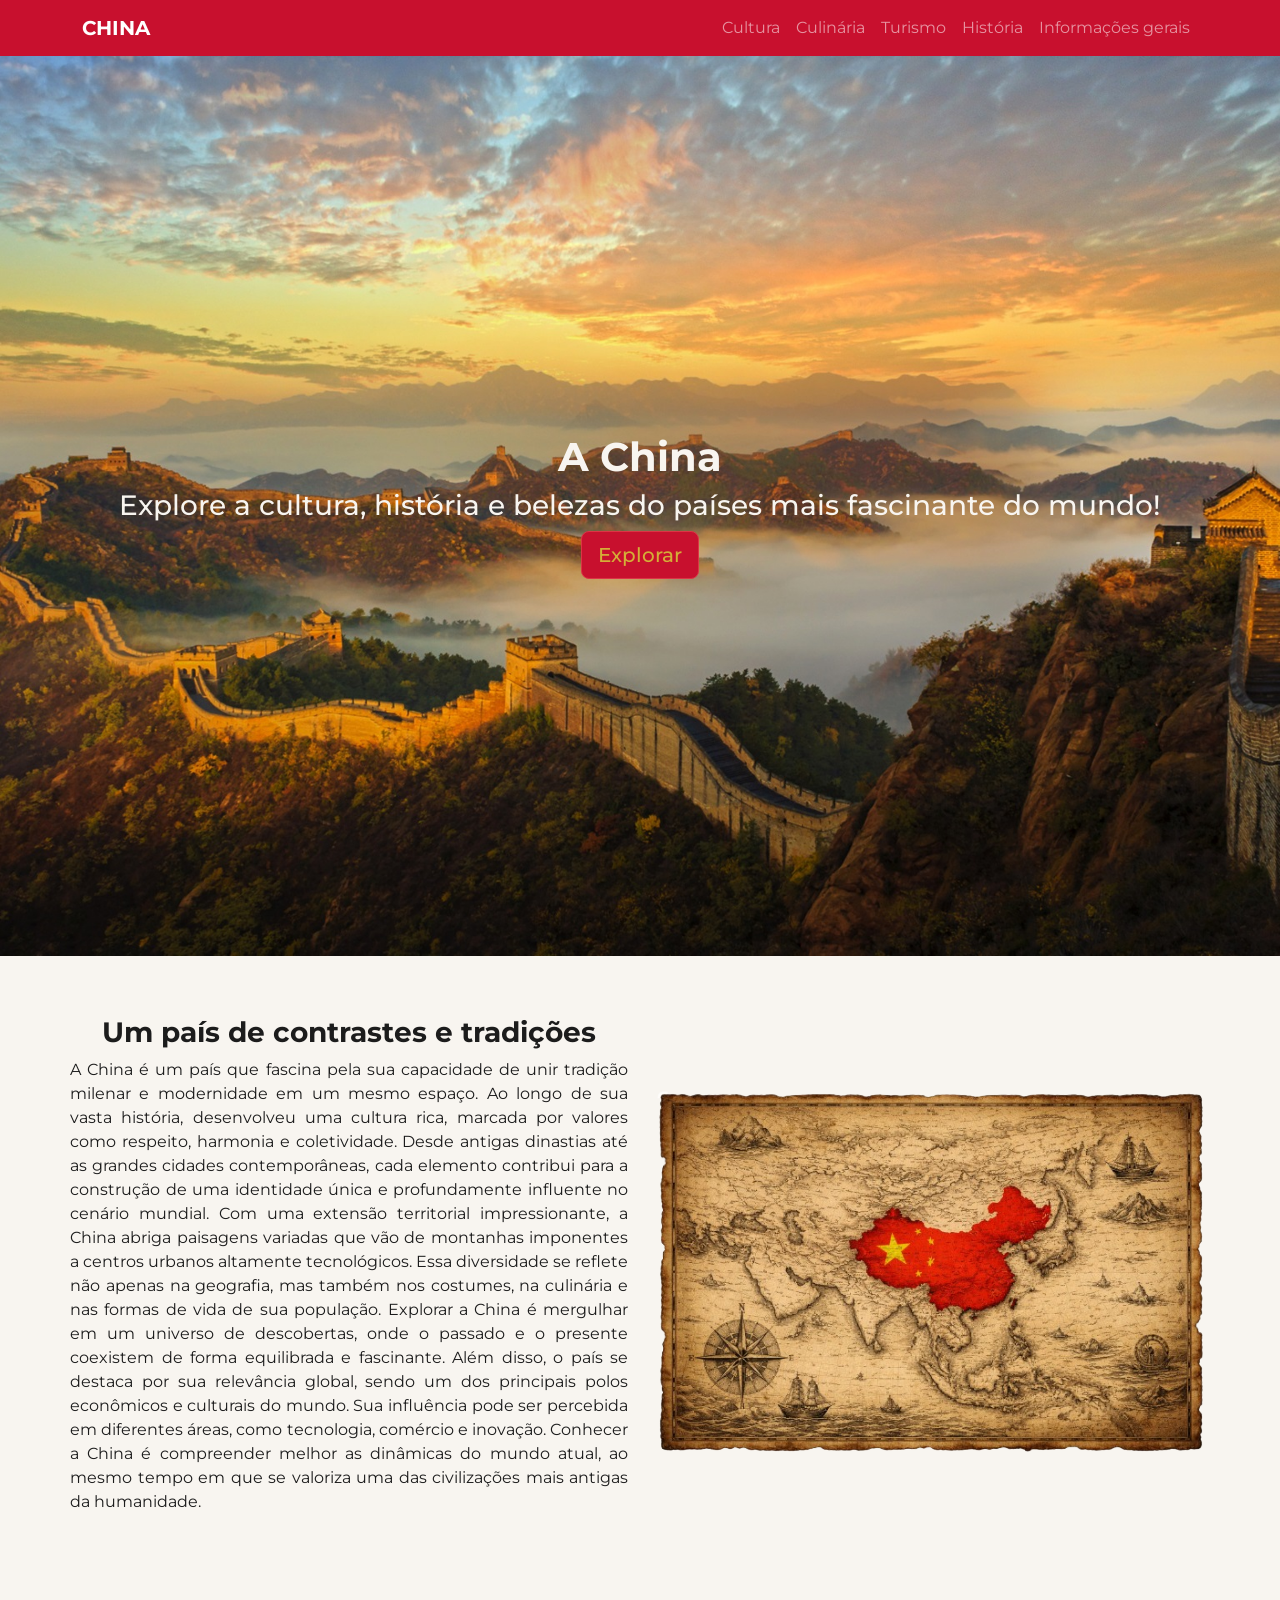
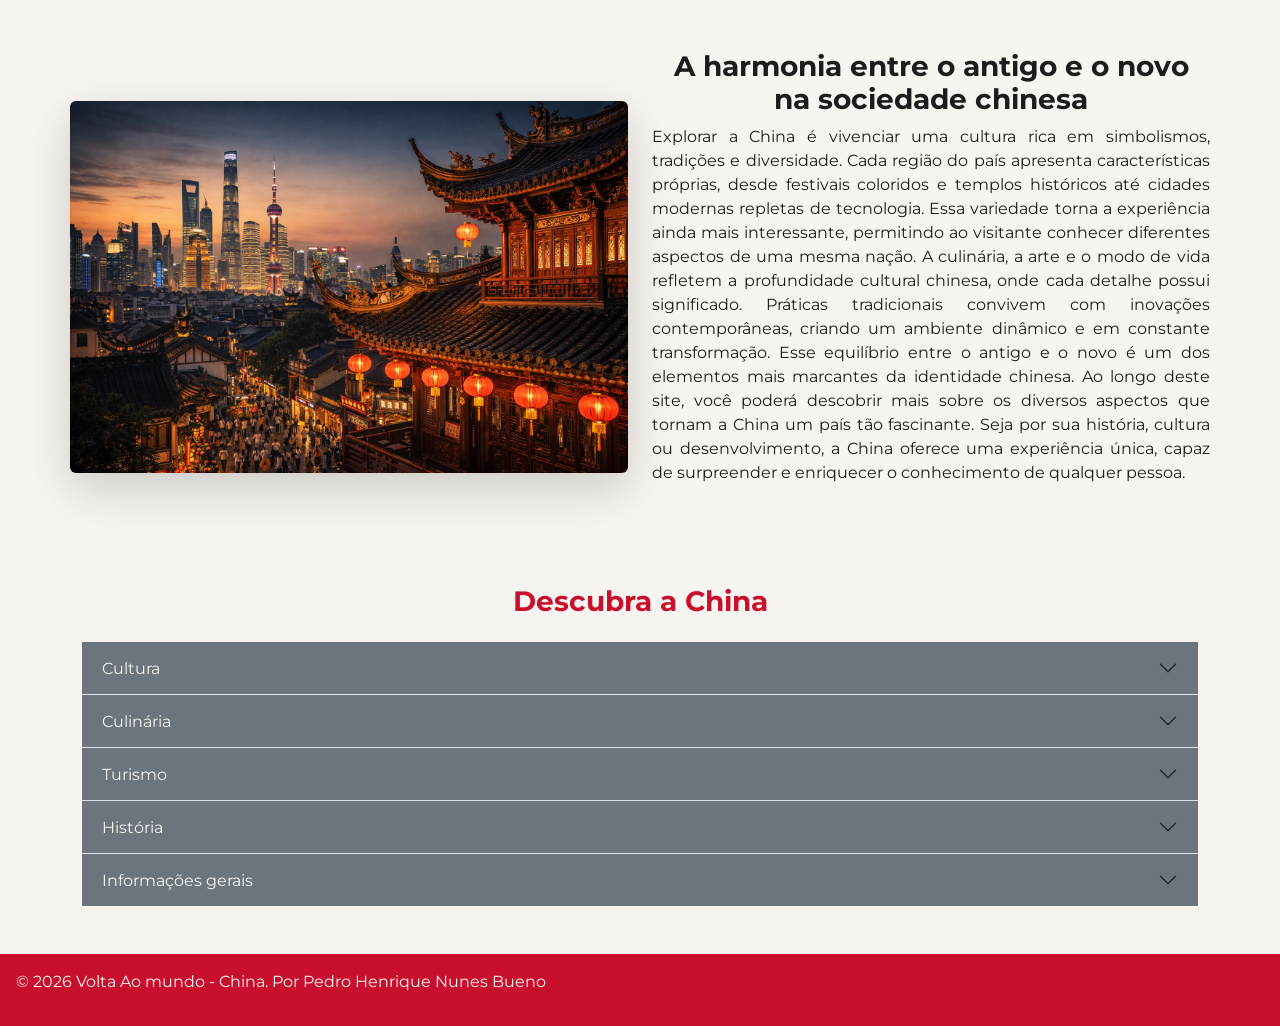
<file: index.html>
<!DOCTYPE html>
<html lang="pt-BR">

<head>
    <meta charset="UTF-8">
    <meta name="viewport" content="width=device-width, initial-scale=1.0">
    <title>Volta Ao Mundo - China</title>
    <link rel="icon" href="assets/iconChina.png" type="image/png">
    <link href="https://cdn.jsdelivr.net/npm/bootstrap@5.3.0/dist/css/bootstrap.min.css" rel="stylesheet">
    <link rel="stylesheet" href="style/style.css">
</head>

<body>

    <!-- Navbar -->
    <nav class="navbar navbar-expand-lg navbar-dark bg-red tex-white">
        <div class="container">
            <a class="navbar-brand fw-bold" href="#">CHINA</a>
            <button class="navbar-toggler" type="button" data-bs-toggle="collapse" data-bs-target="#menu">
                <span class="navbar-toggler-icon"></span>
            </button>
            <div class="collapse navbar-collapse" id="menu">
                <ul class="navbar-nav ms-auto">
                    <li class="nav-item"><a class="nav-link" href="pages/cultura.html">Cultura</a></li>
                    <li class="nav-item"><a class="nav-link" href="pages/culinaria.html">Culinária</a></li>
                    <li class="nav-item"><a class="nav-link" href="pages/turimos.html">Turismo</a></li>
                    <li class="nav-item"><a class="nav-link" href="pages/historia.html">História</a></li>
                    <li class="nav-item"><a class="nav-link" href="pages/geral.html">Informações gerais</a></li>
                </ul>
            </div>
        </div>
    </nav>

    <!-- Main-->
    <div class="w-100 d-flex text-center flex-column align-items-center justify-content-center main">
        <header class="text-center p-5">

            <h1 id="nome-china" class="fade-text">A China</h1>
            <h3 class="tex-white">Explore a cultura, história e belezas do países mais fascinante do mundo!</h3>
            <a href="#cultura" class="btn btn-st btn-danger btn-lg st-btn-prim mt-10">Explorar</a>

        </header>
    </div>

    <!--Sec1-->
    <div class="container sec">
        <div class="row align-items-center">

            <div class="col-12 col-md-6 text-start text-md-center mb-4 mb-md-0">
                <h3 class="fw-bold">Um país de contrastes e tradições</h3>
                <p>A China é um país que fascina pela sua capacidade de unir tradição milenar e modernidade em um mesmo
                    espaço. Ao longo de sua vasta história, desenvolveu uma cultura rica, marcada por valores como
                    respeito, harmonia e coletividade. Desde antigas dinastias até as grandes cidades contemporâneas,
                    cada elemento contribui para a construção de uma identidade única e profundamente influente no
                    cenário mundial. Com uma extensão territorial impressionante, a China abriga paisagens variadas que
                    vão de montanhas imponentes a centros urbanos altamente tecnológicos. Essa diversidade se reflete
                    não apenas na geografia, mas também nos costumes, na culinária e nas formas de vida de sua
                    população. Explorar a China é mergulhar em um universo de descobertas, onde o passado e o presente
                    coexistem de forma equilibrada e fascinante. Além disso, o país se destaca por sua relevância
                    global, sendo um dos principais polos econômicos e culturais do mundo. Sua influência pode ser
                    percebida em diferentes áreas, como tecnologia, comércio e inovação. Conhecer a China é compreender
                    melhor as dinâmicas do mundo atual, ao mesmo tempo em que se valoriza uma das civilizações mais
                    antigas da humanidade.</p>
            </div>

            <div class="col-12 col-md-6 text-center">
                <img src="assets/sec1home.png" class="img-fluid" alt="...">
            </div>

        </div>
    </div>

    <!--Sec2-->
    <div class="container sec">
        <div class="row align-items-center">

            <div class="col-12 col-md-6 text-center">
                <img src="assets/sec2home.png" class="img-fluid rounded shadow-lg" alt="...">
            </div>

            <div class="col-12 col-md-6 text-start text-md-center mb-4 mb-md-0s mh-auto">
                <h3 class="fw-bold">A harmonia entre o antigo e o novo na sociedade chinesa</h3>
                <p>Explorar a China é vivenciar uma cultura rica em simbolismos, tradições e diversidade. Cada região do
                    país apresenta características próprias, desde festivais coloridos e templos históricos até cidades
                    modernas repletas de tecnologia. Essa variedade torna a experiência ainda mais interessante,
                    permitindo ao visitante conhecer diferentes aspectos de uma mesma nação. A culinária, a arte e o
                    modo de vida refletem a profundidade cultural chinesa, onde cada detalhe possui significado.
                    Práticas tradicionais convivem com inovações contemporâneas, criando um ambiente dinâmico e em
                    constante transformação. Esse equilíbrio entre o antigo e o novo é um dos elementos mais marcantes
                    da identidade chinesa. Ao longo deste site, você poderá descobrir mais sobre os diversos aspectos
                    que tornam a China um país tão fascinante. Seja por sua história, cultura ou desenvolvimento, a
                    China oferece uma experiência única, capaz de surpreender e enriquecer o conhecimento de qualquer
                    pessoa.</p>
            </div>

        </div>
    </div>

    <!-- Sanfona -->
    <div class="container">
    <h3 class="text-center fw-bold mb-4" style="color: var(--red);" id="cultura">Descubra a China</h3>
    <div class="accordion accordion-flush" id="accordionFlushExample">
        
        <div class="accordion-item">
            <h2 class="accordion-header">
                <button class="accordion-button collapsed sanfona" type="button" data-bs-toggle="collapse" data-bs-target="#flush-collapseOne">
                    Cultura
                </button>
            </h2>
            <div id="flush-collapseOne" class="accordion-collapse collapse" data-bs-parent="#accordionFlushExample">
                <div class="accordion-body">
                    <div class="row align-items-center">
                        <div class="col-12 col-md-7 mb-4 mb-md-0 d-flex text-center align-items-center justify-content-center">
                            <p>
                                A cultura chinesa é uma das mais antigas e complexas do mundo, fundamentada em tradições milenares que equilibram o confucionismo, o taoísmo e o budismo. Manifesta-se através de artes clássicas como a caligrafia, a ópera de Pequim e a celebração de festivais lunares, onde o simbolismo do dragão e o uso ritualístico da seda e da porcelana refletem a identidade de uma civilização que preza pela harmonia e pelo respeito aos antepassados.
                            </p>
                        </div>
                        <div class="col-12 col-md-5 d-flex flex-column align-items-center justify-content-center text-center">
                            <img src="assets/indexcultura.png" class="img-fluid rounded shadow-lg mb-3" alt="Cultura Chinesa">
                            <a href="pages/cultura.html" class="btn fw-bold st-btn-accor">Ver mais</a>
                        </div>
                    </div>
                </div>
            </div>
        </div>

        <div class="accordion-item">
            <h2 class="accordion-header">
                <button class="accordion-button collapsed sanfona" type="button" data-bs-toggle="collapse" data-bs-target="#flush-collapseTwo">
                    Culinária
                </button>
            </h2>
            <div id="flush-collapseTwo" class="accordion-collapse collapse" data-bs-parent="#accordionFlushExample">
                <div class="accordion-body">
                    <div class="row align-items-center">
                        <div class="col-12 col-md-7 mb-4 mb-md-0 d-flex text-center align-items-center justify-content-center">
                            <p>
                                A gastronomia da China é reconhecida por sua diversidade regional, dividida principalmente nas quatro grandes escolas culinárias: Lu, Chuan, Yue e Huaiyang. Caracteriza-se pelo uso técnico do wok, o equilíbrio entre cores, aromas e sabores (yin e yang), e a seleção rigorosa de ingredientes sazonais. Pratos como o Pato de Pequim e o Dim Sum representam a sofisticação de uma cozinha que entende a alimentação como uma forma de medicina e celebração social.
                            </p>
                        </div>
                        <div class="col-12 col-md-5 d-flex flex-column align-items-center justify-content-center text-center">
                            <img src="assets/indexculinaria.png" class="img-fluid rounded shadow-lg mb-3" alt="Culinária Chinesa">
                            <a href="pages/culinaria.html" class="btn fw-bold st-btn-accor">Ver mais</a>
                        </div>
                    </div>
                </div>
            </div>
        </div>

        <div class="accordion-item">
            <h2 class="accordion-header">
                <button class="accordion-button collapsed sanfona" type="button" data-bs-toggle="collapse" data-bs-target="#flush-collapseThree">
                    Turismo
                </button>
            </h2>
            <div id="flush-collapseThree" class="accordion-collapse collapse" data-bs-parent="#accordionFlushExample">
                <div class="accordion-body">
                    <div class="row align-items-center">
                        <div class="col-12 col-md-7 mb-4 mb-md-0 d-flex text-center align-items-center justify-content-center">
                            <p>
                                O turismo no gigante asiático oferece um contraste fascinante entre o passado imperial e a modernidade tecnológica. De monumentos icônicos como a Grande Muralha e a Cidade Proibida às paisagens naturais de Guilin e as metrópoles futuristas como Xangai, a China se consolida como um destino global. O setor integra infraestrutura de alta velocidade com a preservação de patrimônios mundiais da UNESCO, atraindo milhões de visitantes anualmente.
                            </p>
                        </div>
                        <div class="col-12 col-md-5 d-flex flex-column align-items-center justify-content-center text-center">
                            <img src="assets/indexturismo.png" class="img-fluid rounded shadow-lg mb-3" alt="Turismo na China">
                            <a href="pages/turimos.html" class="btn fw-bold st-btn-accor">Ver mais</a>
                        </div>
                    </div>
                </div>
            </div>
        </div>

        <div class="accordion-item">
            <h2 class="accordion-header">
                <button class="accordion-button collapsed sanfona" type="button" data-bs-toggle="collapse" data-bs-target="#flush-collapseFour">
                    História
                </button>
            </h2>
            <div id="flush-collapseFour" class="accordion-collapse collapse" data-bs-parent="#accordionFlushExample">
                <div class="accordion-body">
                    <div class="row align-items-center">
                        <div class="col-12 col-md-7 mb-4 mb-md-0 d-flex text-center align-items-center justify-content-center">
                            <p>
                                Com uma linhagem que remonta às primeiras dinastias no Vale do Rio Amarelo, a história da China é marcada por ciclos de unificação, inovação e expansão. Desde a era dos Imperadores até a fundação da República Moderna, o país foi berço de invenções cruciais como o papel, a pólvora e a bússola. Compreender sua trajetória política e filosófica é essencial para entender as dinâmicas de poder e economia no cenário contemporâneo mundial.
                            </p>
                        </div>
                        <div class="col-12 col-md-5 d-flex flex-column align-items-center justify-content-center text-center">
                            <img src="assets/indexhistoria.png" class="img-fluid rounded shadow-lg mb-3" alt="História da China">
                            <a href="pages/historia.html" class="btn fw-bold st-btn-accor">Ver mais</a>
                        </div>
                    </div>
                </div>
            </div>
        </div>

        <div class="accordion-item">
            <h2 class="accordion-header">
                <button class="accordion-button collapsed sanfona" type="button" data-bs-toggle="collapse" data-bs-target="#flush-collapseFive">
                    Informações gerais
                </button>
            </h2>
            <div id="flush-collapseFive" class="accordion-collapse collapse" data-bs-parent="#accordionFlushExample">
                <div class="accordion-body">
                    <div class="row align-items-center">
                        <div class="col-12 col-md-7 mb-4 mb-md-0 d-flex text-center align-items-center justify-content-center">
                            <p>
                                A China é a segunda maior economia do mundo e o país mais populoso, desempenhando um papel central na governança global e na inovação tecnológica. Com uma vasta extensão territorial que abrange múltiplos fusos horários e ecossistemas, o país combina zonas econômicas especiais de alta tecnologia com vastas áreas rurais, mantendo um sistema administrativo único que impulsiona o crescimento e a urbanização acelerada no século XXI.
                            </p>
                        </div>
                        <div class="col-12 col-md-5 d-flex flex-column align-items-center justify-content-center text-center">
                            <img src="assets/indexgeral.png" class="img-fluid rounded shadow-lg mb-3" alt="Informações Gerais">
                            <a href="pages/geral.html" class="btn fw-bold st-btn-accor">Ver mais</a>
                        </div>
                    </div>
                </div>
            </div>
        </div>

    </div>
</div>

    <!-- Footer -->
    <footer class="bg-red text-center p-3 foot mt-5">
        <p>&copy; 2026 Volta Ao mundo - China. Por Pedro Henrique Nunes Bueno</p>
    </footer>

    <script>
        const nomes = [
            "A Terra do Dragão",
            "O Império do Meio",
            "O Império Celestial",
            "O País da Seda",
            "O Gigante Asiático",
            "A Terra dos Han"
        ];

        let index = 0;
        const elemento = document.getElementById("nome-china");

        function trocarNomeSuave() {
            elemento.classList.add("fade-out");

            setTimeout(() => {
                index = (index + 1) % nomes.length;
                elemento.textContent = nomes[index];

                elemento.classList.remove("fade-out");
                elemento.classList.add("fade-in");

                setTimeout(() => {
                    elemento.classList.remove("fade-in");
                }, 800);
            }, 800);
        }

        setInterval(trocarNomeSuave, 3000);

    </script>
    <script src="https://cdn.jsdelivr.net/npm/bootstrap@5.3.0/dist/js/bootstrap.bundle.min.js"></script>
</body>

</html>
</file>
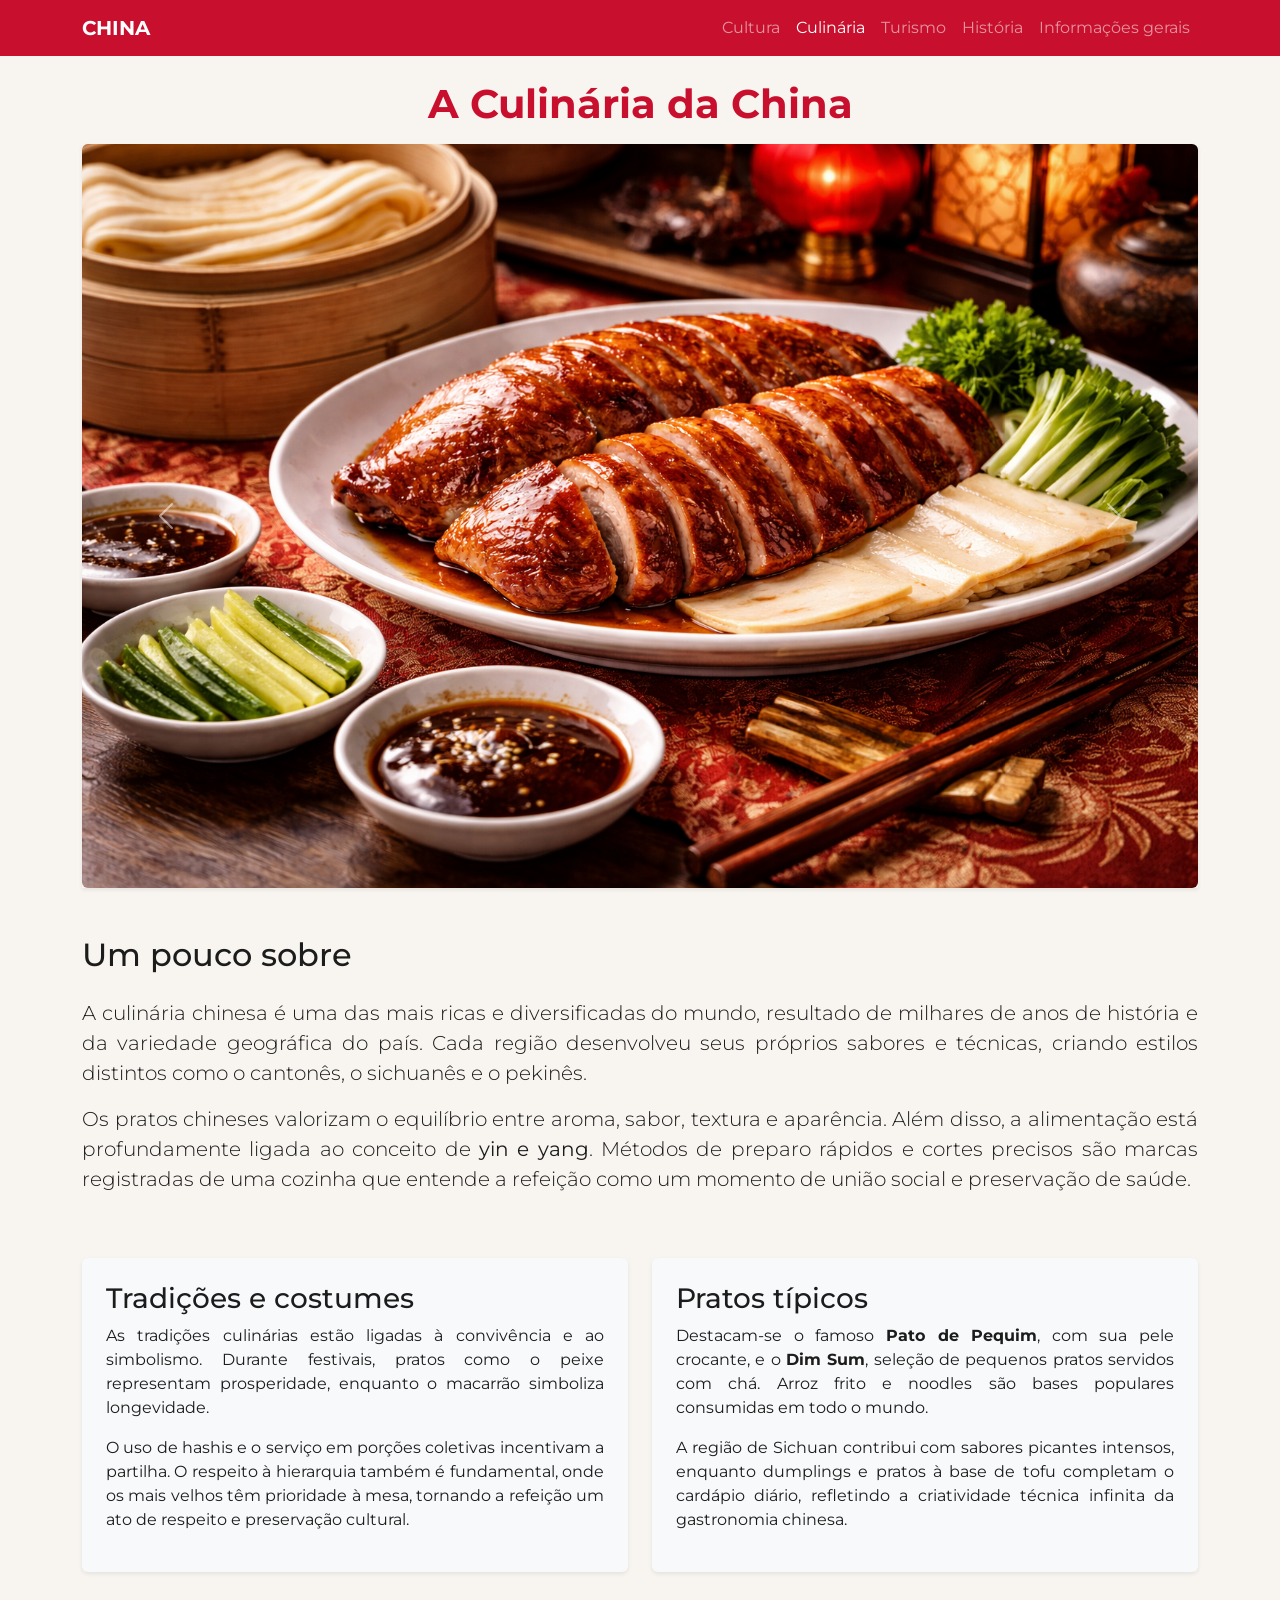
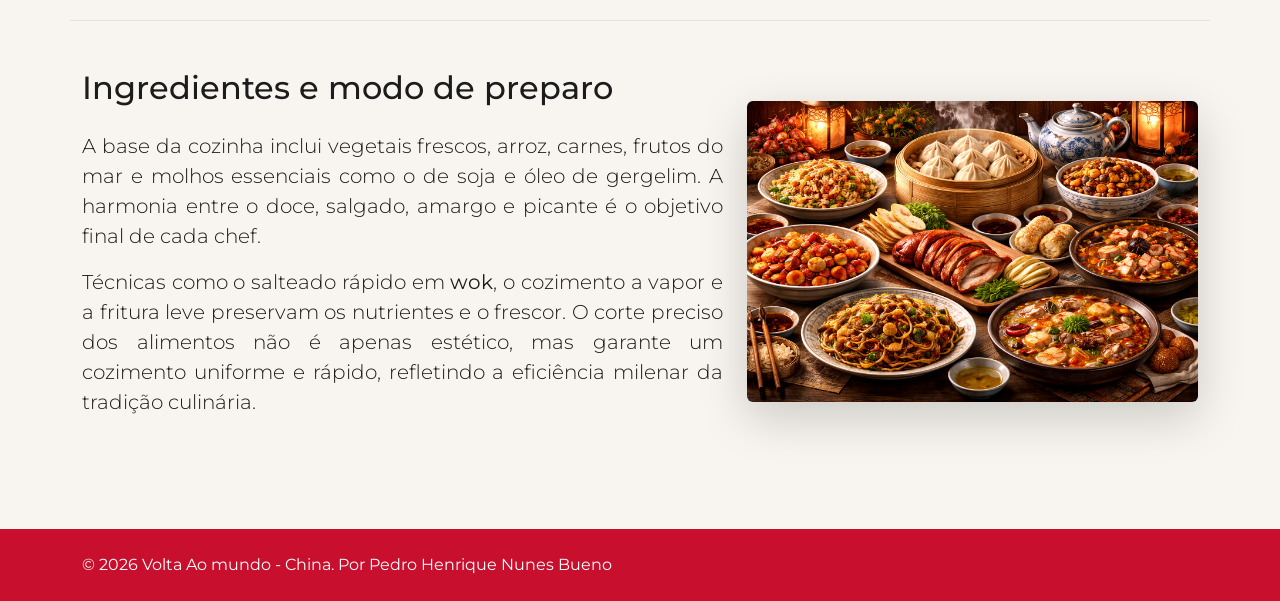
<file: pages/culinaria.html>
<!DOCTYPE html>
<html lang="pt-BR">

<head>
    <meta charset="UTF-8">
    <meta name="viewport" content="width=device-width, initial-scale=1.0">
    <title>Culinária - China</title>
    <link rel="icon" href="../assets/iconChina.png" type="image/png">
    <link href="https://cdn.jsdelivr.net/npm/bootstrap@5.3.0/dist/css/bootstrap.min.css" rel="stylesheet">
    <link rel="stylesheet" href="../style/style.css">
</head>

<body>
    <nav class="navbar navbar-expand-lg navbar-dark bg-red">
        <div class="container">
            <a class="navbar-brand fw-bold" href="../index.html">CHINA</a>
            <button class="navbar-toggler" type="button" data-bs-toggle="collapse" data-bs-target="#menu">
                <span class="navbar-toggler-icon"></span>
            </button>
            <div class="collapse navbar-collapse" id="menu">
                <ul class="navbar-nav ms-auto">
                    <li class="nav-item"><a class="nav-link" href="cultura.html">Cultura</a></li>
                    <li class="nav-item"><a class="nav-link active" href="culinaria.html">Culinária</a></li>
                    <li class="nav-item"><a class="nav-link" href="turimos.html">Turismo</a></li>
                    <li class="nav-item"><a class="nav-link" href="historia.html">História</a></li>
                    <li class="nav-item"><a class="nav-link" href="geral.html">Informações gerais</a></li>
                </ul>
            </div>
        </div>
    </nav>

    <header class="container mt-4 mb-3">
        <h1 class="text-center fw-bold title-pg">A Culinária da China</h1>
    </header>

    <main class="container">
        <section class="row">
            <div class="col-12">
                <div id="culinariaCarousel" class="carousel slide shadow-sm" data-bs-ride="carousel">
                    <div class="carousel-inner rounded">
                        <div class="carousel-item active">
                            <img src="../assets/culinariacarrossel1.png" class="d-block w-100" alt="Culinária 1">
                        </div>
                        <div class="carousel-item">
                            <img src="../assets/culinariacarrossel2.png" class="d-block w-100" alt="Culinária 2">
                        </div>
                        <div class="carousel-item">
                            <img src="../assets/culinariacarrossel3.png" class="d-block w-100" alt="Culinária 3">
                        </div>
                        <div class="carousel-item">
                            <img src="../assets/culinariacarrossel4.png" class="d-block w-100" alt="Culinária 4">
                        </div>
                    </div>
                    <button class="carousel-control-prev" type="button" data-bs-target="#culinariaCarousel"
                        data-bs-slide="prev">
                        <span class="carousel-control-prev-icon" aria-hidden="true"></span>
                        <span class="visually-hidden">Anterior</span>
                    </button>
                    <button class="carousel-control-next" type="button" data-bs-target="#culinariaCarousel"
                        data-bs-slide="next">
                        <span class="carousel-control-next-icon" aria-hidden="true"></span>
                        <span class="visually-hidden">Próximo</span>
                    </button>
                </div>
            </div>
        </section>

        <section class="row py-5">
            <div class="col-12 text-center text-md-start">
                <h2 class="mb-4">Um pouco sobre</h2>
                <p class="lead">
                    A culinária chinesa é uma das mais ricas e diversificadas do mundo, resultado de milhares de anos de
                    história e da variedade geográfica do país. Cada região desenvolveu seus próprios sabores e
                    técnicas, criando estilos distintos como o cantonês, o sichuanês e o pekinês.
                </p>
                <p class="lead">
                    Os pratos chineses valorizam o equilíbrio entre aroma, sabor, textura e aparência. Além disso, a
                    alimentação está profundamente ligada ao conceito de <strong>yin e yang</strong>. Métodos de preparo
                    rápidos e cortes precisos são marcas registradas de uma cozinha que entende a refeição como um
                    momento de união social e preservação de saúde.
                </p>
            </div>
        </section>

        <section class="row g-4 pb-5">
            <div class="col-12 col-md-6">
                <div class="p-4 bg-light rounded h-100 shadow-sm">
                    <h2 class="h3">Tradições e costumes</h2>
                    <p>
                        As tradições culinárias estão ligadas à convivência e ao simbolismo. Durante festivais, pratos
                        como o peixe representam prosperidade, enquanto o macarrão simboliza longevidade.
                    </p>
                    <p>
                        O uso de hashis e o serviço em porções coletivas incentivam a partilha. O respeito à hierarquia
                        também é fundamental, onde os mais velhos têm prioridade à mesa, tornando a refeição um ato de
                        respeito e preservação cultural.
                    </p>
                </div>
            </div>
            <div class="col-12 col-md-6">
                <div class="p-4 bg-light rounded h-100 shadow-sm">
                    <h2 class="h3">Pratos típicos</h2>
                    <p>
                        Destacam-se o famoso <strong>Pato de Pequim</strong>, com sua pele crocante, e o <strong>Dim
                            Sum</strong>, seleção de pequenos pratos servidos com chá. Arroz frito e noodles são bases
                        populares consumidas em todo o mundo.
                    </p>
                    <p>
                        A região de Sichuan contribui com sabores picantes intensos, enquanto dumplings e pratos à base
                        de tofu completam o cardápio diário, refletindo a criatividade técnica infinita da gastronomia
                        chinesa.
                    </p>
                </div>
            </div>
        </section>

        <section class="row align-items-center py-5 border-top">
            <div class="col-12 col-md-7 order-2 order-md-1">
                <h2 class="mb-4">Ingredientes e modo de preparo</h2>
                <p class="lead">
                    A base da cozinha inclui vegetais frescos, arroz, carnes, frutos do mar e molhos essenciais como o
                    de soja e óleo de gergelim. A harmonia entre o doce, salgado, amargo e picante é o objetivo final de
                    cada chef.
                </p>
                <p class="lead"
                
                
                >
                    Técnicas como o salteado rápido em <strong>wok</strong>, o cozimento a vapor e a fritura leve
                    preservam os nutrientes e o frescor. O corte preciso dos alimentos não é apenas estético, mas
                    garante um cozimento uniforme e rápido, refletindo a eficiência milenar da tradição culinária.
                </p>
            </div>
            <div class="col-12 col-md-5 order-1 order-md-2 mb-4 mb-md-0 text-center">
                <img src="../assets/culinariaimg.png" class="img-fluid rounded shadow-lg w-100"
                    alt="Culinária Chinesa Preparo">
            </div>
        </section>
    </main>

    <footer class="bg-red text-center p-4 mt-5">
        <div class="container">
            <p class="mb-0 text-white">&copy; 2026 Volta Ao mundo - China. Por Pedro Henrique Nunes Bueno</p>
        </div>
    </footer>

    <script src="https://cdn.jsdelivr.net/npm/bootstrap@5.3.0/dist/js/bootstrap.bundle.min.js"></script>
</body>

</html>
</file>
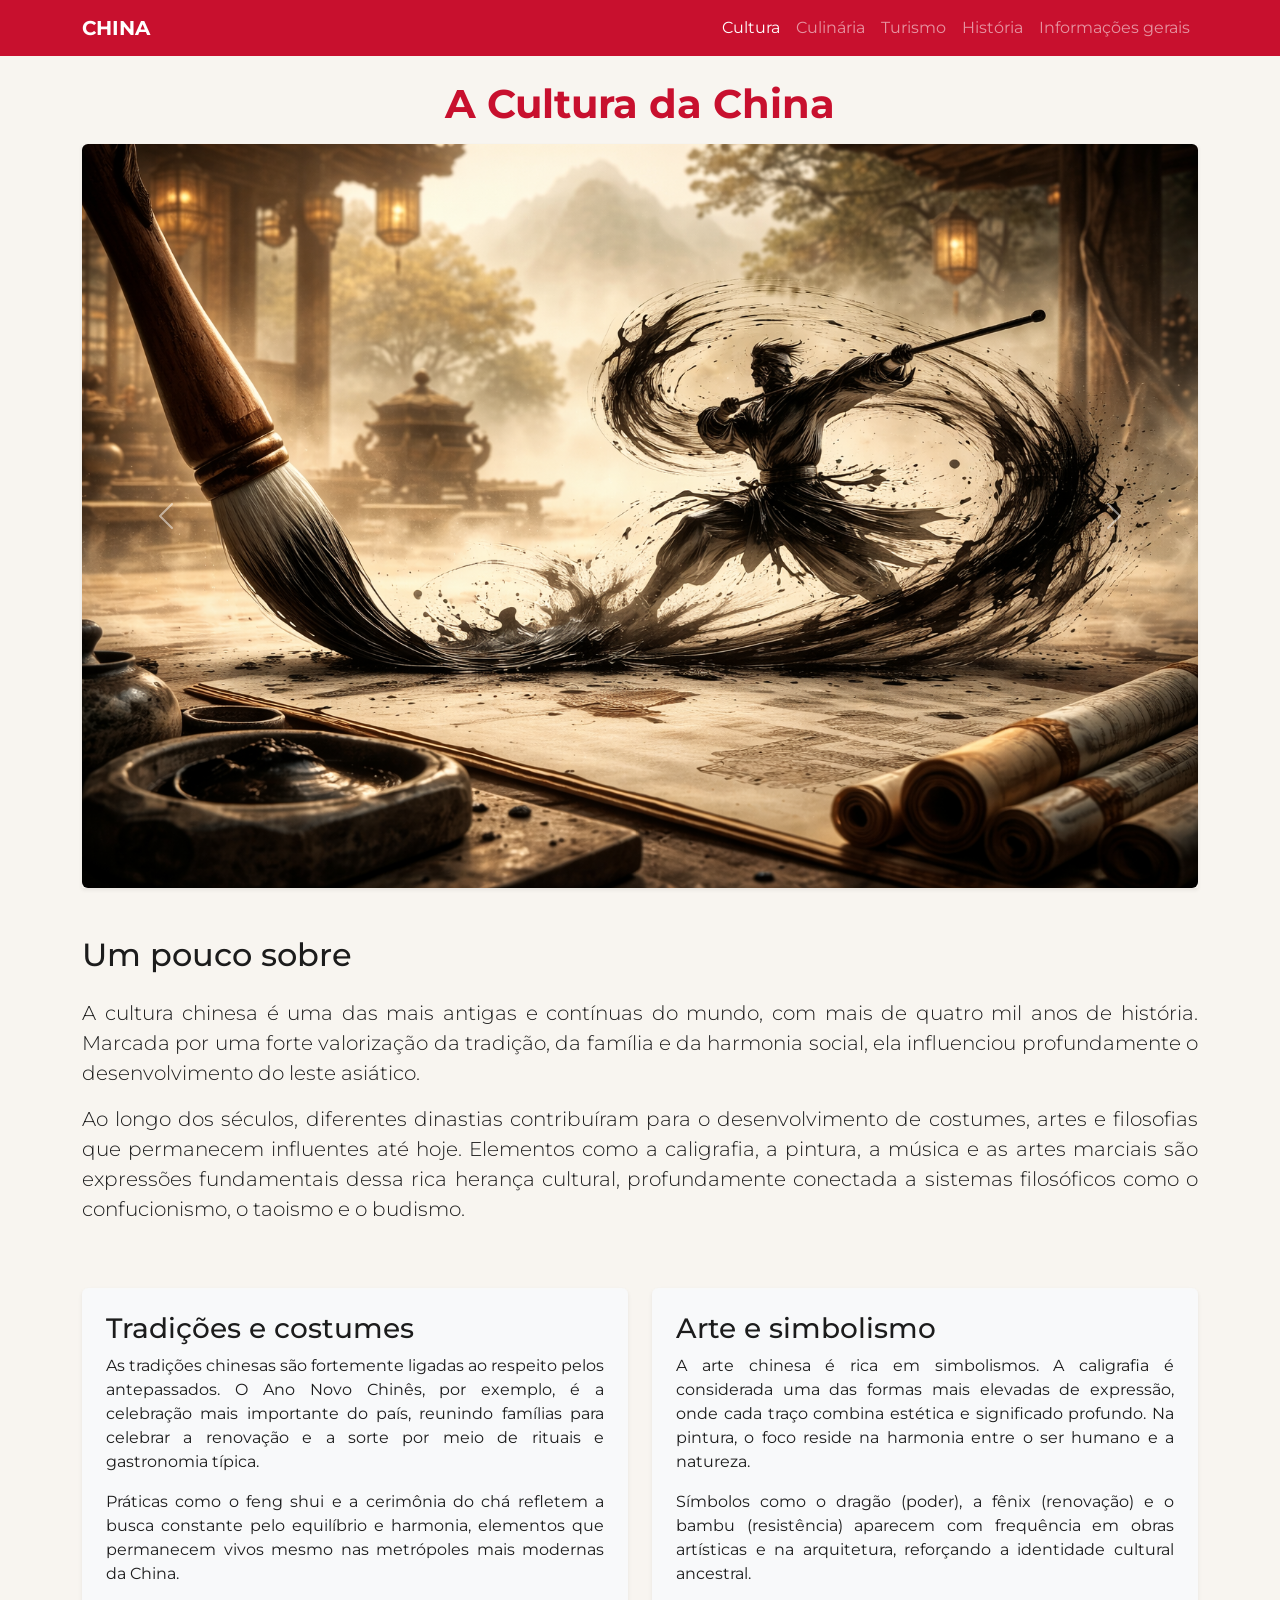
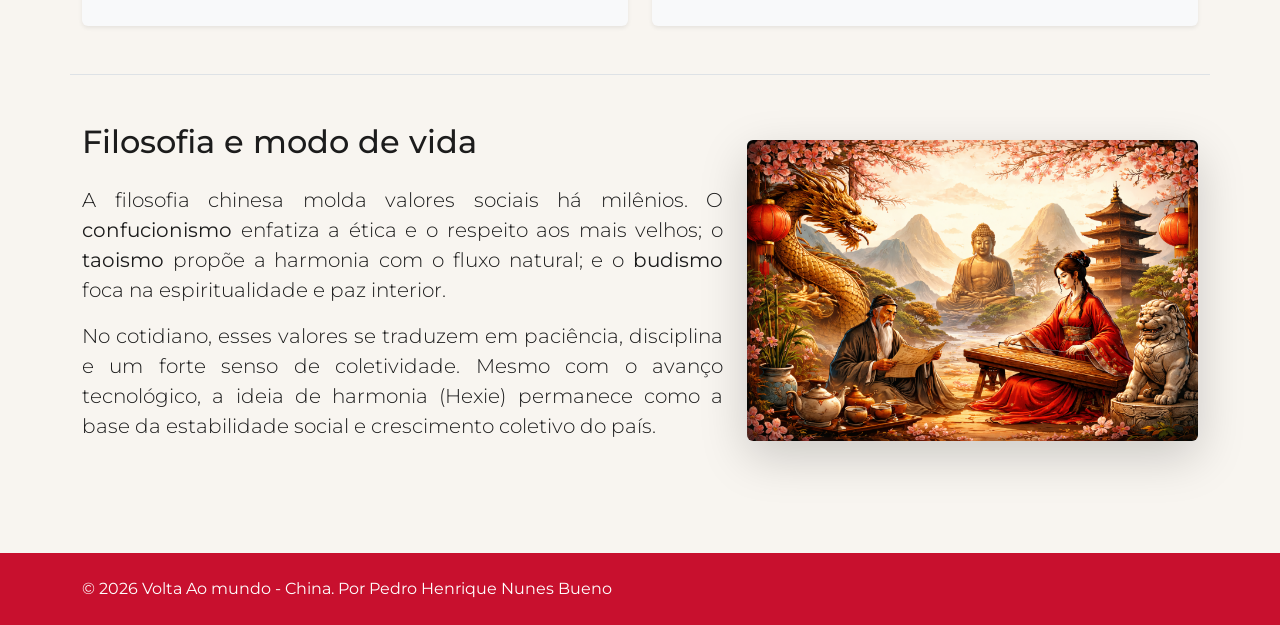
<file: pages/cultura.html>
<!DOCTYPE html>
<html lang="pt-BR">

<head>
    <meta charset="UTF-8">
    <meta name="viewport" content="width=device-width, initial-scale=1.0">
    <title>Cultura - China</title>
    <link rel="icon" href="../assets/iconChina.png" type="image/png">
    <link href="https://cdn.jsdelivr.net/npm/bootstrap@5.3.0/dist/css/bootstrap.min.css" rel="stylesheet">
    <link rel="stylesheet" href="../style/style.css">
</head>

<body>
    <nav class="navbar navbar-expand-lg navbar-dark bg-red">
        <div class="container">
            <a class="navbar-brand fw-bold" href="../index.html">CHINA</a>
            <button class="navbar-toggler" type="button" data-bs-toggle="collapse" data-bs-target="#menu">
                <span class="navbar-toggler-icon"></span>
            </button>
            <div class="collapse navbar-collapse" id="menu">
                <ul class="navbar-nav ms-auto">
                    <li class="nav-item"><a class="nav-link active" href="cultura.html">Cultura</a></li>
                    <li class="nav-item"><a class="nav-link" href="culinaria.html">Culinária</a></li>
                    <li class="nav-item"><a class="nav-link" href="turimos.html">Turismo</a></li>
                    <li class="nav-item"><a class="nav-link" href="historia.html">História</a></li>
                    <li class="nav-item"><a class="nav-link" href="geral.html">Informações gerais</a></li>
                </ul>
            </div>
        </div>
    </nav>

    <header class="container mt-4 mb-3">
        <h1 class="text-center fw-bold title-pg">A Cultura da China</h1>
    </header>

    <main class="container">
        <section class="row">
            <div class="col-12">
                <div id="heroCarousel" class="carousel slide shadow-sm" data-bs-ride="carousel">
                    <div class="carousel-inner rounded">
                        <div class="carousel-item active">
                            <img src="../assets/culturacarrossel1.png" class="d-block w-100" alt="Cultura Chinesa 1">
                        </div>
                        <div class="carousel-item">
                            <img src="../assets/culturacarrossel2.png" class="d-block w-100" alt="Cultura Chinesa 2">
                        </div>
                        <div class="carousel-item">
                            <img src="../assets/culturacarrosel3.png" class="d-block w-100" alt="Cultura Chinesa 3">
                        </div>
                        <div class="carousel-item">
                            <img src="../assets/culturacarrosel4.png" class="d-block w-100" alt="Cultura Chinesa 4">
                        </div>
                    </div>
                    <button class="carousel-control-prev" type="button" data-bs-target="#heroCarousel"
                        data-bs-slide="prev">
                        <span class="carousel-control-prev-icon" aria-hidden="true"></span>
                        <span class="visually-hidden">Anterior</span>
                    </button>
                    <button class="carousel-control-next" type="button" data-bs-target="#heroCarousel"
                        data-bs-slide="next">
                        <span class="carousel-control-next-icon" aria-hidden="true"></span>
                        <span class="visually-hidden">Próximo</span>
                    </button>
                </div>
            </div>
        </section>

        <section class="row py-5">
            <div class="col-12 text-center text-md-start">
                <h2 class="mb-4">Um pouco sobre</h2>
                <p class="lead">
                    A cultura chinesa é uma das mais antigas e contínuas do mundo, com mais de quatro mil anos de
                    história. Marcada por uma forte valorização da tradição, da família e da harmonia social, ela
                    influenciou profundamente o desenvolvimento do leste asiático.
                </p>
                <p class="lead">
                    Ao longo dos séculos, diferentes dinastias contribuíram para o desenvolvimento de costumes, artes e
                    filosofias que permanecem influentes até hoje. Elementos como a caligrafia, a pintura, a música e as
                    artes marciais são expressões fundamentais dessa rica herança cultural, profundamente conectada a
                    sistemas filosóficos como o confucionismo, o taoismo e o budismo.
                </p>
            </div>
        </section>

        <section class="row g-4 pb-5">
            <div class="col-12 col-md-6">
                <div class="p-4 bg-light rounded h-100 shadow-sm">
                    <h2 class="h3">Tradições e costumes</h2>
                    <p>
                        As tradições chinesas são fortemente ligadas ao respeito pelos antepassados. O Ano Novo Chinês,
                        por exemplo, é a celebração mais importante do país, reunindo famílias para celebrar a renovação
                        e a sorte por meio de rituais e gastronomia típica.
                    </p>
                    <p>
                        Práticas como o feng shui e a cerimônia do chá refletem a busca constante pelo equilíbrio e
                        harmonia, elementos que permanecem vivos mesmo nas metrópoles mais modernas da China.
                    </p>
                </div>
            </div>
            <div class="col-12 col-md-6">
                <div class="p-4 bg-light rounded h-100 shadow-sm">
                    <h2 class="h3">Arte e simbolismo</h2>
                    <p>
                        A arte chinesa é rica em simbolismos. A caligrafia é considerada uma das formas mais elevadas de
                        expressão, onde cada traço combina estética e significado profundo. Na pintura, o foco reside na
                        harmonia entre o ser humano e a natureza.
                    </p>
                    <p>
                        Símbolos como o dragão (poder), a fênix (renovação) e o bambu (resistência) aparecem com
                        frequência em obras artísticas e na arquitetura, reforçando a identidade cultural ancestral.
                    </p>
                </div>
            </div>
        </section>

        <section class="row align-items-center py-5 border-top">
            <div class="col-12 col-md-7 order-2 order-md-1">
                <h2 class="mb-4">Filosofia e modo de vida</h2>
                <p class="lead">
                    A filosofia chinesa molda valores sociais há milênios. O <strong>confucionismo</strong> enfatiza a
                    ética e o respeito aos mais velhos; o <strong>taoismo</strong> propõe a harmonia com o fluxo
                    natural; e o <strong>budismo</strong> foca na espiritualidade e paz interior.
                </p>
                <p class="lead">
                    No cotidiano, esses valores se traduzem em paciência, disciplina e um forte senso de coletividade.
                    Mesmo com o avanço tecnológico, a ideia de harmonia (Hexie) permanece como a base da estabilidade
                    social e crescimento coletivo do país.
                </p>
            </div>
            <div class="col-12 col-md-5 order-1 order-md-2 mb-4 mb-md-0 text-center">
                <img src="../assets/culturaimg.png" class="img-fluid rounded shadow-lg"
                    alt="Simbolismo da Filosofia Chinesa">
            </div>
        </section>
    </main>

    <footer class="bg-red text-center p-4 mt-5">
        <div class="container">
            <p class="mb-0 text-white">&copy; 2026 Volta Ao mundo - China. Por Pedro Henrique Nunes Bueno</p>
        </div>
    </footer>

    <script src="https://cdn.jsdelivr.net/npm/bootstrap@5.3.0/dist/js/bootstrap.bundle.min.js"></script>
</body>

</html>
</file>
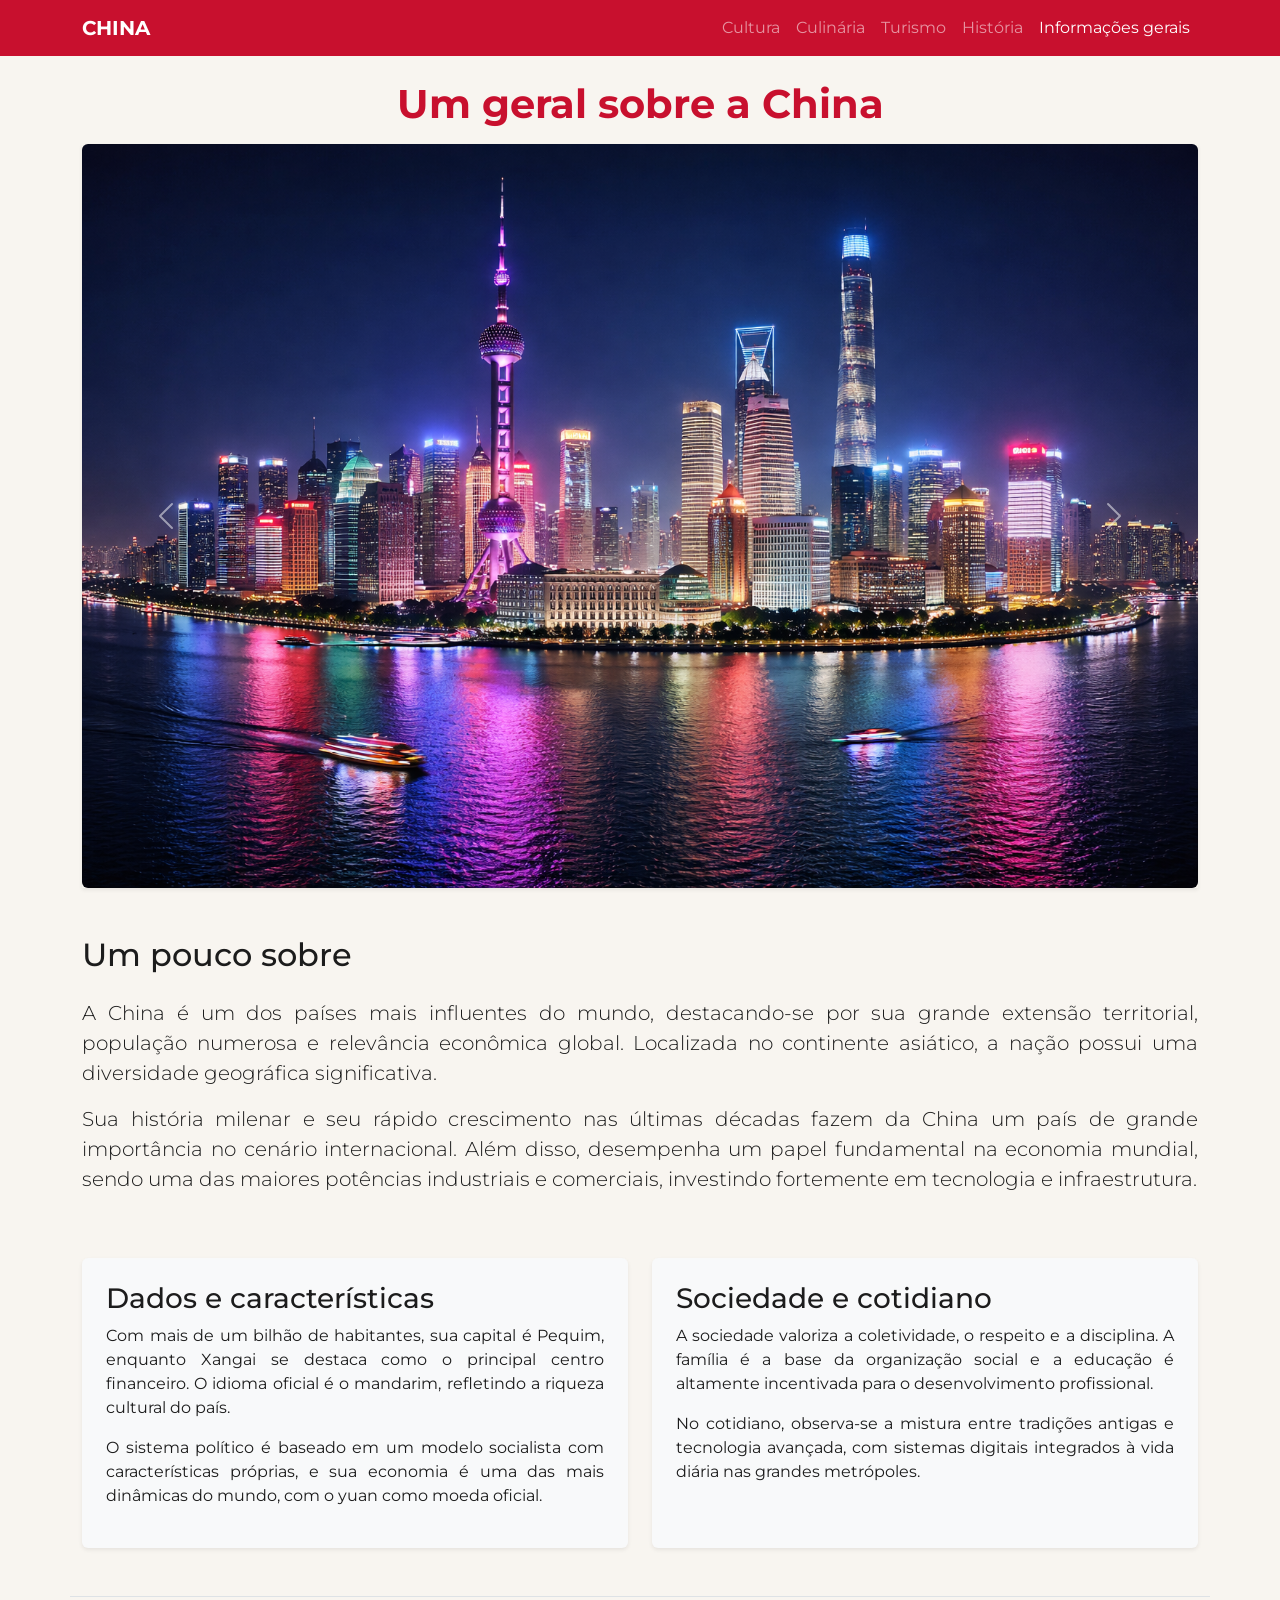
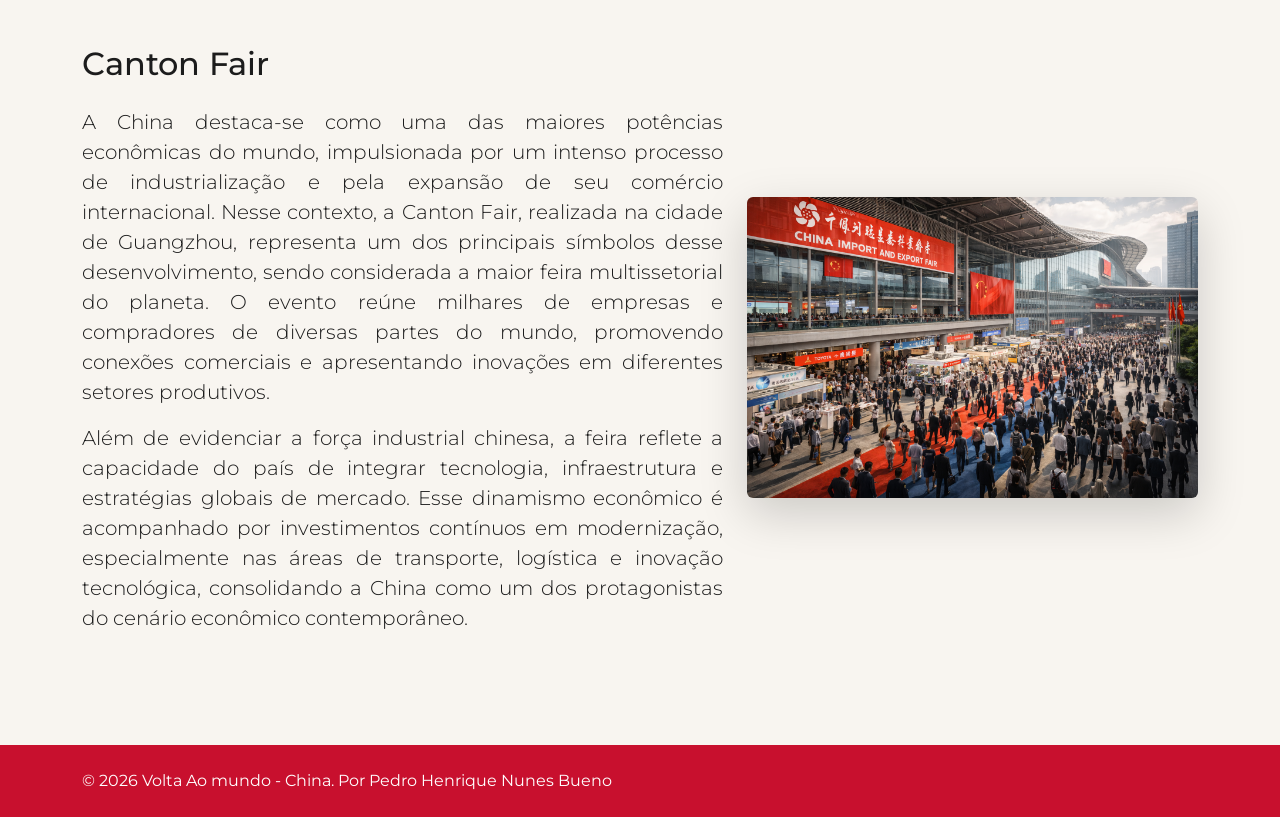
<file: pages/geral.html>
<!DOCTYPE html>
<html lang="pt-BR">

<head>
    <meta charset="UTF-8">
    <meta name="viewport" content="width=device-width, initial-scale=1.0">
    <title>Informações Gerais - China</title>
    <link rel="icon" href="../assets/iconChina.png" type="image/png">
    <link href="https://cdn.jsdelivr.net/npm/bootstrap@5.3.0/dist/css/bootstrap.min.css" rel="stylesheet">
    <link rel="stylesheet" href="../style/style.css">
</head>

<body>
    <nav class="navbar navbar-expand-lg navbar-dark bg-red">
        <div class="container">
            <a class="navbar-brand fw-bold" href="../index.html">CHINA</a>
            <button class="navbar-toggler" type="button" data-bs-toggle="collapse" data-bs-target="#menu">
                <span class="navbar-toggler-icon"></span>
            </button>
            <div class="collapse navbar-collapse" id="menu">
                <ul class="navbar-nav ms-auto">
                    <li class="nav-item"><a class="nav-link" href="cultura.html">Cultura</a></li>
                    <li class="nav-item"><a class="nav-link" href="culinaria.html">Culinária</a></li>
                    <li class="nav-item"><a class="nav-link" href="turimos.html">Turismo</a></li>
                    <li class="nav-item"><a class="nav-link" href="historia.html">História</a></li>
                    <li class="nav-item"><a class="nav-link active" href="geral.html">Informações gerais</a></li>
                </ul>
            </div>
        </div>
    </nav>

    <header class="container mt-4 mb-3">
        <h1 class="text-center fw-bold title-pg">Um geral sobre a China</h1>
    </header>

    <main class="container">
        <section class="row">
            <div class="col-12">
                <div id="geralCarousel" class="carousel slide shadow-sm" data-bs-ride="carousel">
                    <div class="carousel-inner rounded">
                        <div class="carousel-item active">
                            <img src="../assets/geralcarrossel1.png" class="d-block w-100" alt="Geral 1">
                        </div>
                        <div class="carousel-item">
                            <img src="../assets/geralcarrossel2.png" class="d-block w-100" alt="Geral 2">
                        </div>
                        <div class="carousel-item">
                            <img src="../assets/geralcarrossel3.png" class="d-block w-100" alt="Geral 3">
                        </div>
                        <div class="carousel-item">
                            <img src="../assets/geralcarrossel4.png" class="d-block w-100" alt="Geral 4">
                        </div>
                    </div>
                    <button class="carousel-control-prev" type="button" data-bs-target="#geralCarousel"
                        data-bs-slide="prev">
                        <span class="carousel-control-prev-icon" aria-hidden="true"></span>
                        <span class="visually-hidden">Anterior</span>
                    </button>
                    <button class="carousel-control-next" type="button" data-bs-target="#geralCarousel"
                        data-bs-slide="next">
                        <span class="carousel-control-next-icon" aria-hidden="true"></span>
                        <span class="visually-hidden">Próximo</span>
                    </button>
                </div>
            </div>
        </section>

        <section class="row py-5">
            <div class="col-12 text-center text-md-start">
                <h2 class="mb-4">Um pouco sobre</h2>
                <p class="lead">
                    A China é um dos países mais influentes do mundo, destacando-se por sua grande extensão territorial,
                    população numerosa e relevância econômica global. Localizada no continente asiático, a nação possui
                    uma diversidade geográfica significativa.
                </p>
                <p class="lead">
                    Sua história milenar e seu rápido crescimento nas últimas décadas fazem da China um país de grande
                    importância no cenário internacional. Além disso, desempenha um papel fundamental na economia
                    mundial, sendo uma das maiores potências industriais e comerciais, investindo fortemente em
                    tecnologia e infraestrutura.
                </p>
            </div>
        </section>

        <section class="row g-4 pb-5">
            <div class="col-12 col-md-6">
                <div class="p-4 bg-light rounded h-100 shadow-sm">
                    <h2 class="h3">Dados e características</h2>
                    <p>
                        Com mais de um bilhão de habitantes, sua capital é Pequim, enquanto Xangai se destaca como o
                        principal centro financeiro. O idioma oficial é o mandarim, refletindo a riqueza cultural do
                        país.
                    </p>
                    <p>
                        O sistema político é baseado em um modelo socialista com características próprias, e sua
                        economia é uma das mais dinâmicas do mundo, com o yuan como moeda oficial.
                    </p>
                </div>
            </div>
            <div class="col-12 col-md-6">
                <div class="p-4 bg-light rounded h-100 shadow-sm">
                    <h2 class="h3">Sociedade e cotidiano</h2>
                    <p>
                        A sociedade valoriza a coletividade, o respeito e a disciplina. A família é a base da
                        organização social e a educação é altamente incentivada para o desenvolvimento profissional.
                    </p>
                    <p>
                        No cotidiano, observa-se a mistura entre tradições antigas e tecnologia avançada, com sistemas
                        digitais integrados à vida diária nas grandes metrópoles.
                    </p>
                </div>
            </div>
        </section>

        <section class="row align-items-center py-5 border-top">
            <div class="col-12 col-md-7 order-2 order-md-1">
                <h2 class="mb-4">Canton Fair</h2>
                <p class="lead">
                    A China destaca-se como uma das maiores potências econômicas do mundo, impulsionada por um intenso
                    processo de industrialização e pela expansão de seu comércio internacional. Nesse contexto, a Canton
                    Fair, realizada na cidade de Guangzhou, representa um dos principais símbolos desse desenvolvimento,
                    sendo considerada a maior feira multissetorial do planeta. O evento reúne milhares de empresas e
                    compradores de diversas partes do mundo, promovendo conexões comerciais e apresentando inovações em
                    diferentes setores produtivos.
                </p>
                <p class="lead">
                    Além de evidenciar a força industrial chinesa, a feira reflete a capacidade do país de integrar
                    tecnologia, infraestrutura e estratégias globais de mercado. Esse dinamismo econômico é acompanhado
                    por investimentos contínuos em modernização, especialmente nas áreas de transporte, logística e
                    inovação tecnológica, consolidando a China como um dos protagonistas do cenário econômico
                    contemporâneo.
                </p>
            </div>
            <div class="col-12 col-md-5 order-1 order-md-2 mb-4 mb-md-0 text-center">
                <img src="../assets/geralimg.png" class="img-fluid rounded shadow-lg w-100"
                    alt="Desenvolvimento China">
            </div>
        </section>
    </main>

    <footer class="bg-red text-center p-4 mt-5">
        <div class="container">
            <p class="mb-0 text-white">&copy; 2026 Volta Ao mundo - China. Por Pedro Henrique Nunes Bueno</p>
        </div>
    </footer>

    <script src="https://cdn.jsdelivr.net/npm/bootstrap@5.3.0/dist/js/bootstrap.bundle.min.js"></script>
</body>

</html>
</file>
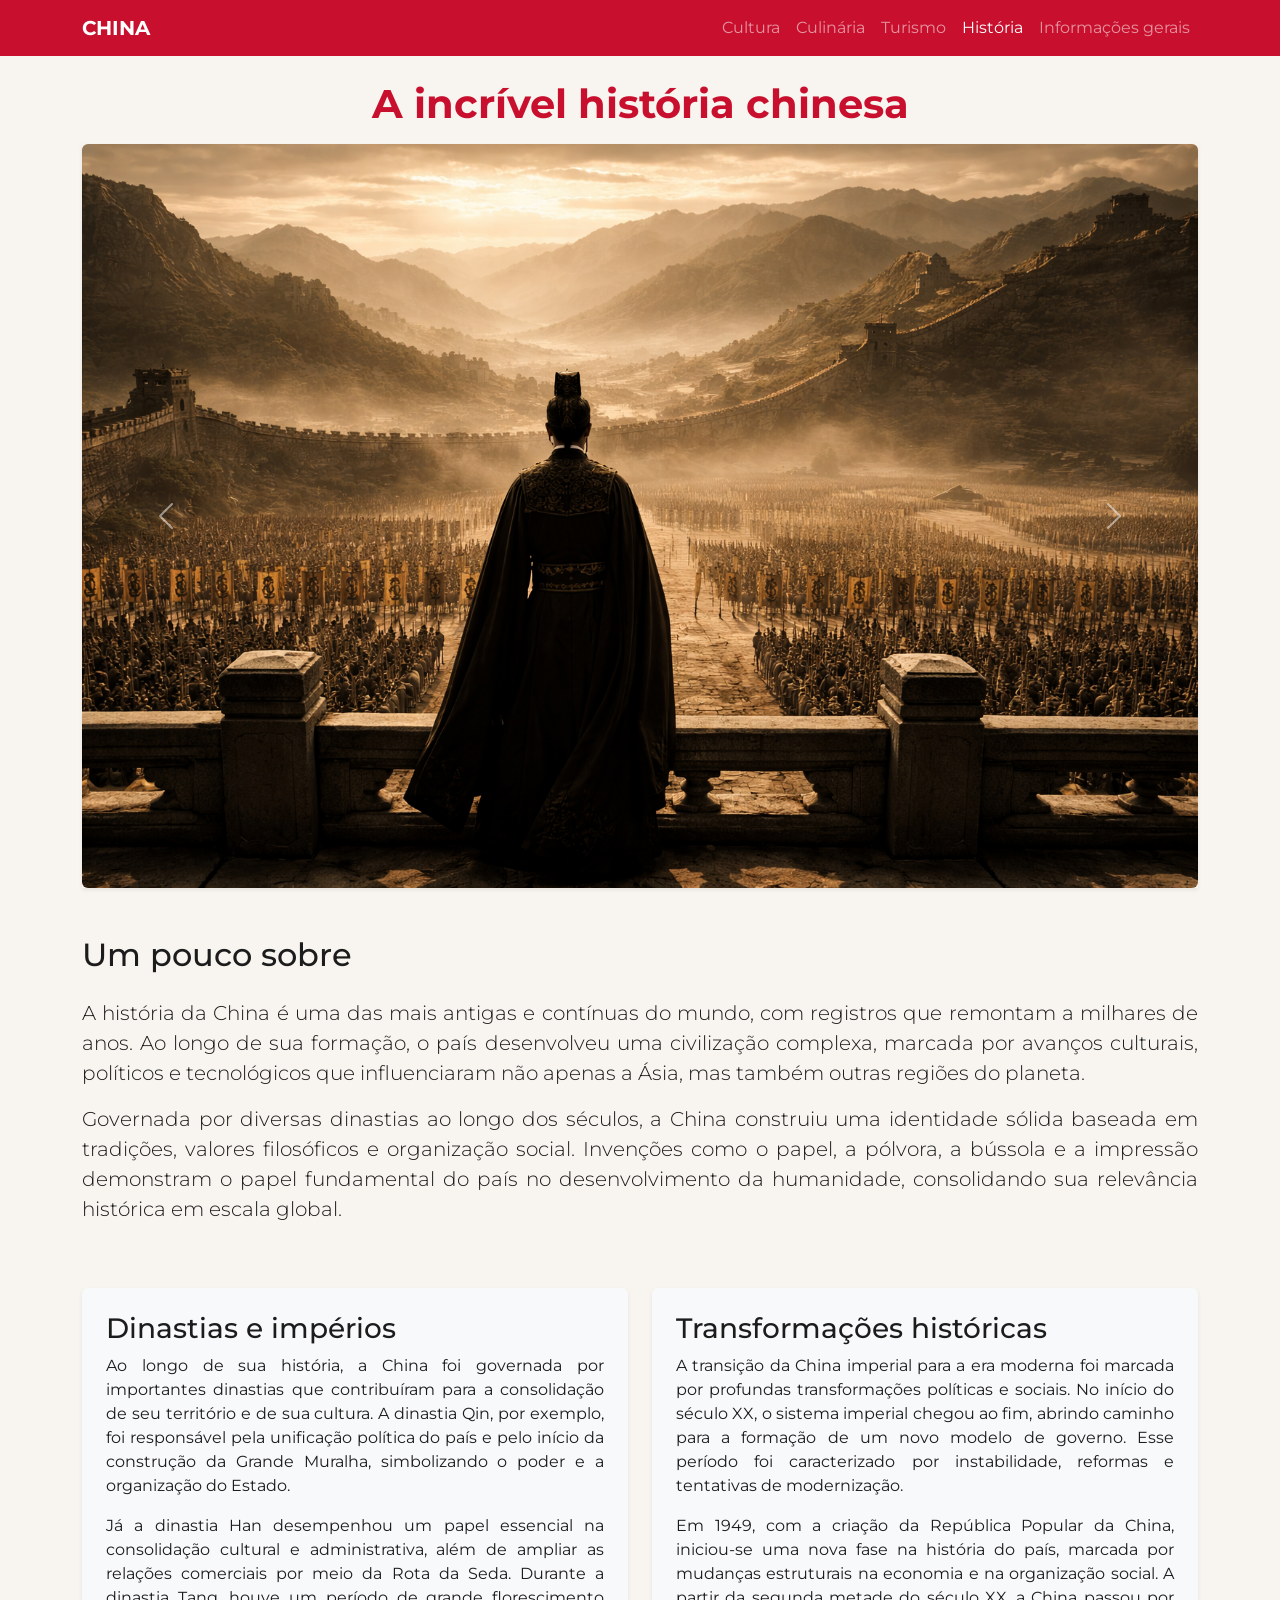
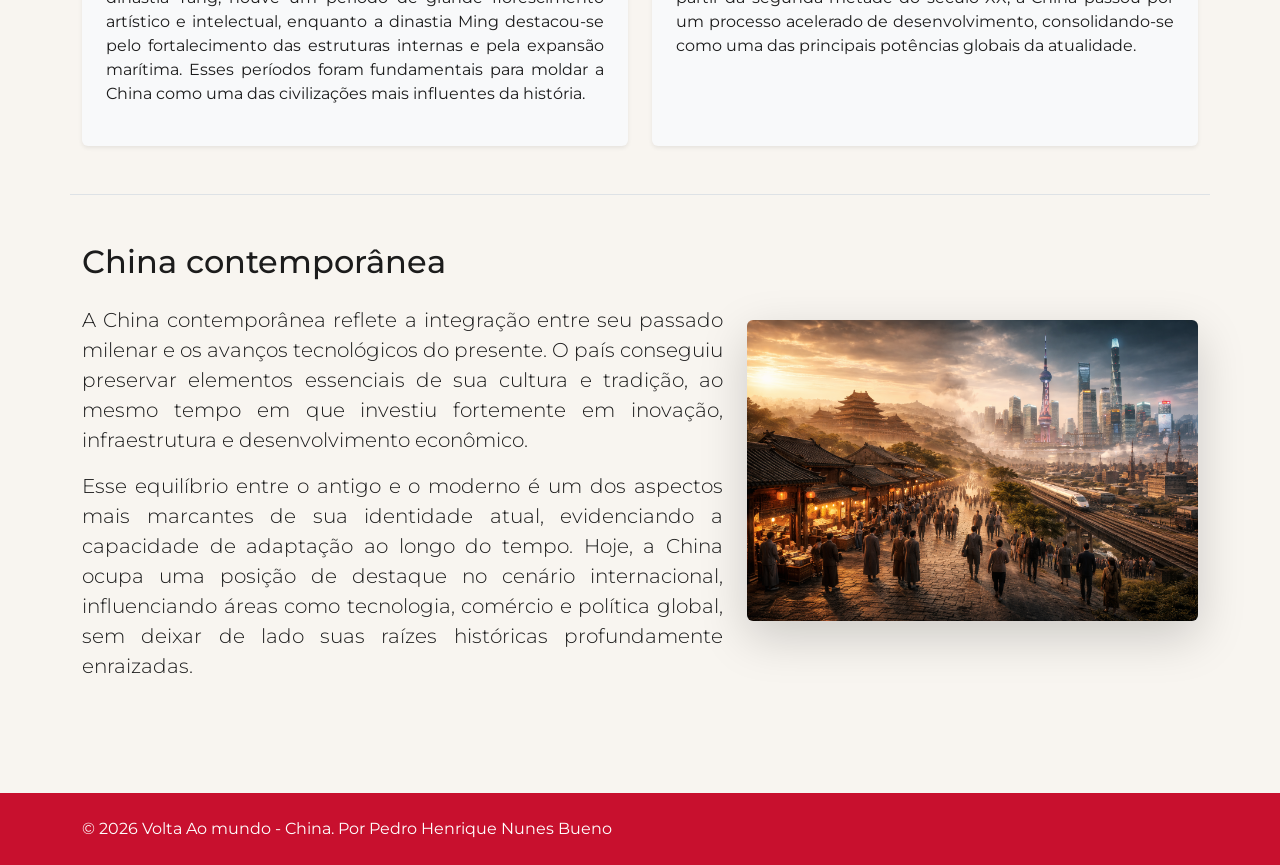
<file: pages/historia.html>
<!DOCTYPE html>
<html lang="pt-BR">

<head>
    <meta charset="UTF-8">
    <meta name="viewport" content="width=device-width, initial-scale=1.0">
    <title>História - China</title>
    <link rel="icon" href="../assets/iconChina.png" type="image/png">
    <link href="https://cdn.jsdelivr.net/npm/bootstrap@5.3.0/dist/css/bootstrap.min.css" rel="stylesheet">
    <link rel="stylesheet" href="../style/style.css">
</head>

<body>
    <nav class="navbar navbar-expand-lg navbar-dark bg-red">
        <div class="container">
            <a class="navbar-brand fw-bold" href="../index.html">CHINA</a>
            <button class="navbar-toggler" type="button" data-bs-toggle="collapse" data-bs-target="#menu">
                <span class="navbar-toggler-icon"></span>
            </button>
            <div class="collapse navbar-collapse" id="menu">
                <ul class="navbar-nav ms-auto">
                    <li class="nav-item"><a class="nav-link" href="cultura.html">Cultura</a></li>
                    <li class="nav-item"><a class="nav-link" href="culinaria.html">Culinária</a></li>
                    <li class="nav-item"><a class="nav-link" href="turimos.html">Turismo</a></li>
                    <li class="nav-item"><a class="nav-link active" href="historia.html">História</a></li>
                    <li class="nav-item"><a class="nav-link" href="geral.html">Informações gerais</a></li>
                </ul>
            </div>
        </div>
    </nav>

    <header class="container mt-4 mb-3">
        <h1 class="text-center fw-bold title-pg">A incrível história chinesa</h1>
    </header>

    <main class="container">
        <section class="row">
            <div class="col-12">
                <div id="historiaCarousel" class="carousel slide shadow-sm" data-bs-ride="carousel">
                    <div class="carousel-inner rounded">
                        <div class="carousel-item active">
                            <img src="../assets/historiacarrossel1.png" class="d-block w-100" alt="Histora 1">
                        </div>
                        <div class="carousel-item">
                            <img src="../assets/historiacarrossel2.png" class="d-block w-100" alt="Histora 2">
                        </div>
                        <div class="carousel-item">
                            <img src="../assets/historiacarrossel3.png" class="d-block w-100" alt="Histora 3">
                        </div>
                        <div class="carousel-item">
                            <img src="../assets/historiacarrossel4.png" class="d-block w-100" alt="Histora 4">
                        </div>
                    </div>
                    <button class="carousel-control-prev" type="button" data-bs-target="#historaCarousel"
                        data-bs-slide="prev">
                        <span class="carousel-control-prev-icon" aria-hidden="true"></span>
                        <span class="visually-hidden">Anterior</span>
                    </button>
                    <button class="carousel-control-next" type="button" data-bs-target="#historiaCarousel"
                        data-bs-slide="next">
                        <span class="carousel-control-next-icon" aria-hidden="true"></span>
                        <span class="visually-hidden">Próximo</span>
                    </button>
                </div>
            </div>
        </section>

        <section class="row py-5">
    <div class="col-12 text-center text-md-start">
        <h2 class="mb-4">Um pouco sobre</h2>
        <p class="lead">
            A história da China é uma das mais antigas e contínuas do mundo, com registros que remontam a milhares de
            anos. Ao longo de sua formação, o país desenvolveu uma civilização complexa, marcada por avanços culturais,
            políticos e tecnológicos que influenciaram não apenas a Ásia, mas também outras regiões do planeta.
        </p>
        <p class="lead">
            Governada por diversas dinastias ao longo dos séculos, a China construiu uma identidade sólida baseada em
            tradições, valores filosóficos e organização social. Invenções como o papel, a pólvora, a bússola e a
            impressão demonstram o papel fundamental do país no desenvolvimento da humanidade, consolidando sua
            relevância histórica em escala global.
        </p>
    </div>
</section>

<section class="row g-4 pb-5">
    <div class="col-12 col-md-6">
        <div class="p-4 bg-light rounded h-100 shadow-sm">
            <h2 class="h3">Dinastias e impérios</h2>
            <p>
                Ao longo de sua história, a China foi governada por importantes dinastias que contribuíram para a
                consolidação de seu território e de sua cultura. A dinastia Qin, por exemplo, foi responsável pela
                unificação política do país e pelo início da construção da Grande Muralha, simbolizando o poder e a
                organização do Estado.
            </p>
            <p>
                Já a dinastia Han desempenhou um papel essencial na consolidação cultural e administrativa, além de
                ampliar as relações comerciais por meio da Rota da Seda. Durante a dinastia Tang, houve um período de
                grande florescimento artístico e intelectual, enquanto a dinastia Ming destacou-se pelo fortalecimento
                das estruturas internas e pela expansão marítima. Esses períodos foram fundamentais para moldar a China
                como uma das civilizações mais influentes da história.
            </p>
        </div>
    </div>
    <div class="col-12 col-md-6">
        <div class="p-4 bg-light rounded h-100 shadow-sm">
            <h2 class="h3">Transformações históricas</h2>
            <p>
                A transição da China imperial para a era moderna foi marcada por profundas transformações políticas e
                sociais. No início do século XX, o sistema imperial chegou ao fim, abrindo caminho para a formação de um
                novo modelo de governo. Esse período foi caracterizado por instabilidade, reformas e tentativas de
                modernização.
            </p>
            <p>
                Em 1949, com a criação da República Popular da China, iniciou-se uma nova fase na história do país,
                marcada por mudanças estruturais na economia e na organização social. A partir da segunda metade do
                século XX, a China passou por um processo acelerado de desenvolvimento, consolidando-se como uma das
                principais potências globais da atualidade.
            </p>
        </div>
    </div>
</section>

<section class="row align-items-center py-5 border-top">
    <div class="col-12 col-md-7 order-2 order-md-1">
        <h2 class="mb-4">China contemporânea</h2>
        <p class="lead">
            A China contemporânea reflete a integração entre seu passado milenar e os avanços tecnológicos do presente.
            O país conseguiu preservar elementos essenciais de sua cultura e tradição, ao mesmo tempo em que investiu
            fortemente em inovação, infraestrutura e desenvolvimento econômico.
        </p>
        <p class="lead">
            Esse equilíbrio entre o antigo e o moderno é um dos aspectos mais marcantes de sua identidade atual,
            evidenciando a capacidade de adaptação ao longo do tempo. Hoje, a China ocupa uma posição de destaque no
            cenário internacional, influenciando áreas como tecnologia, comércio e política global, sem deixar de lado
            suas raízes históricas profundamente enraizadas.
        </p>
    </div>
    <div class="col-12 col-md-5 order-1 order-md-2 mb-4 mb-md-0 text-center">
        <img src="../assets/historiaimg.png" class="img-fluid rounded shadow-lg w-100" alt="China Histórica">
    </div>
</section>
    </main>

    <footer class="bg-red text-center p-4 mt-5">
        <div class="container">
            <p class="mb-0 text-white">&copy; 2026 Volta Ao mundo - China. Por Pedro Henrique Nunes Bueno</p>
        </div>
    </footer>
    <script src="https://cdn.jsdelivr.net/npm/bootstrap@5.3.0/dist/js/bootstrap.bundle.min.js"></script>
</body>

</html>
</file>
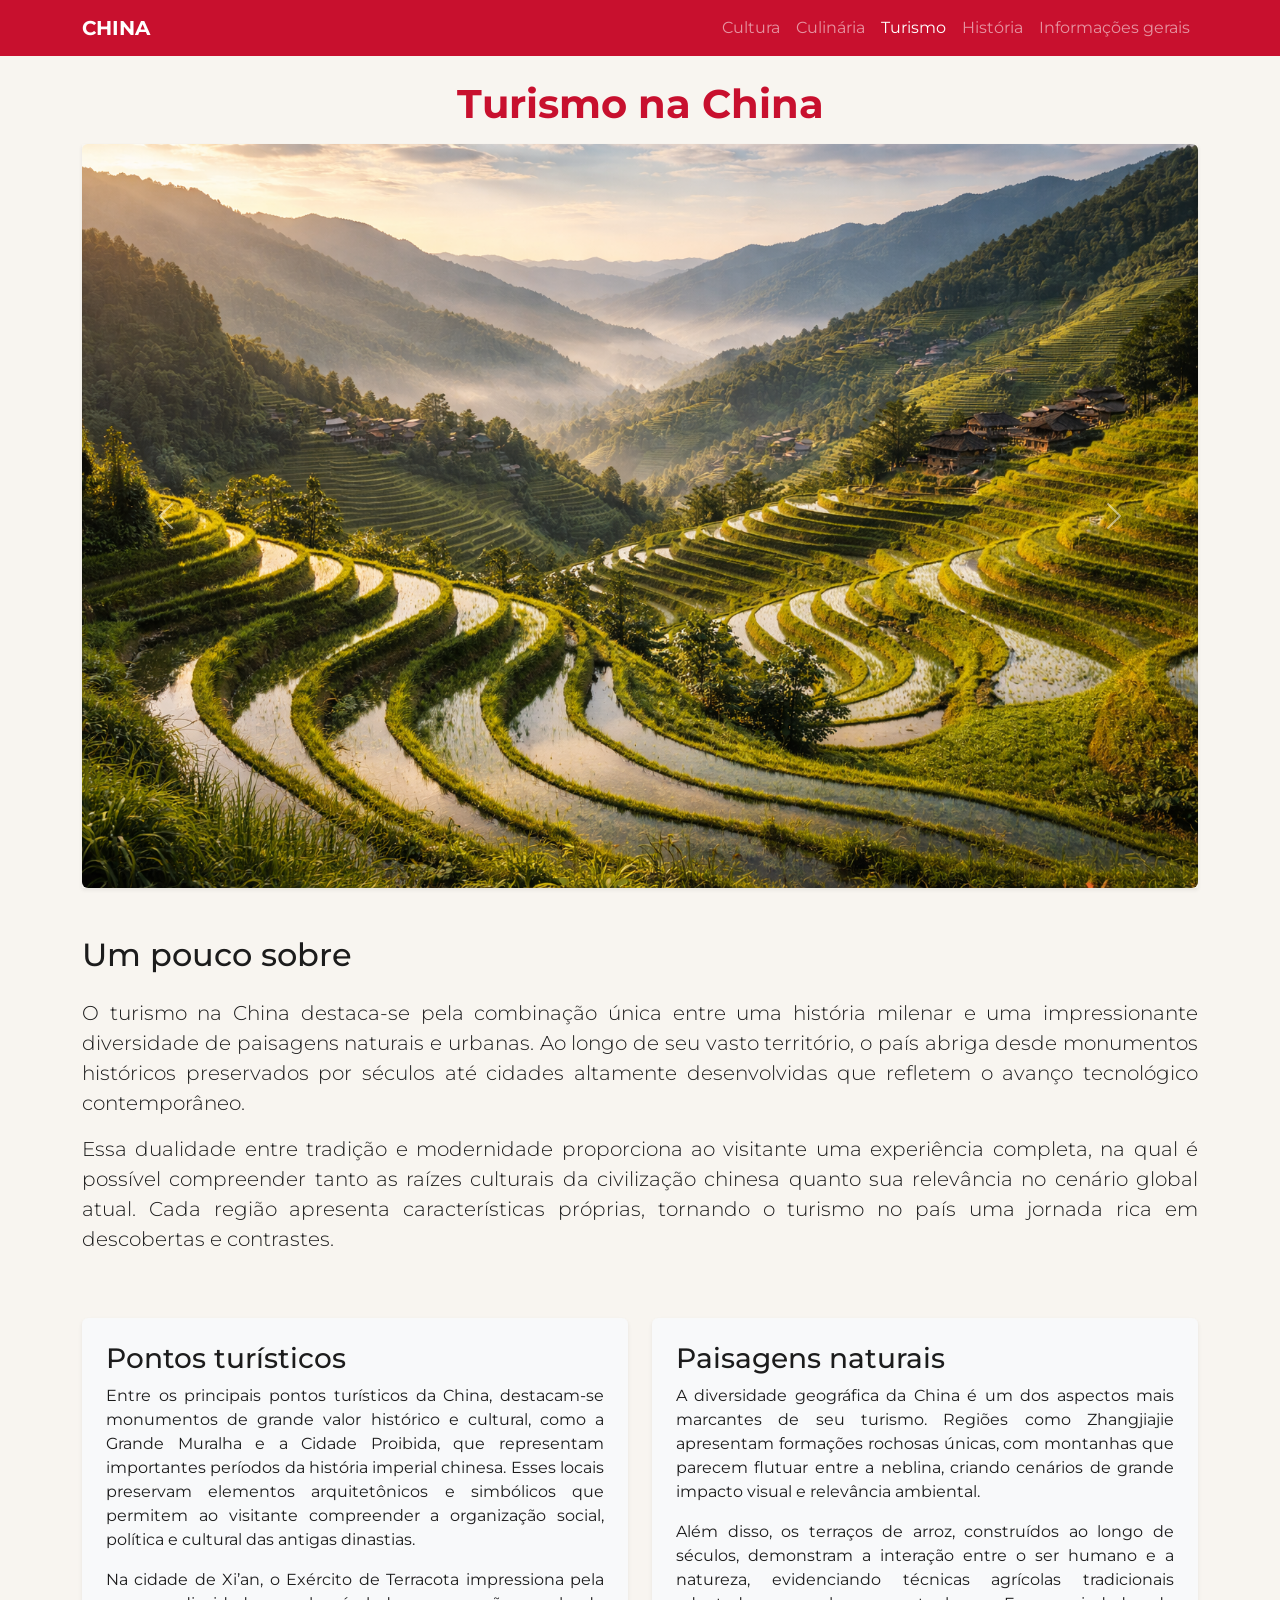
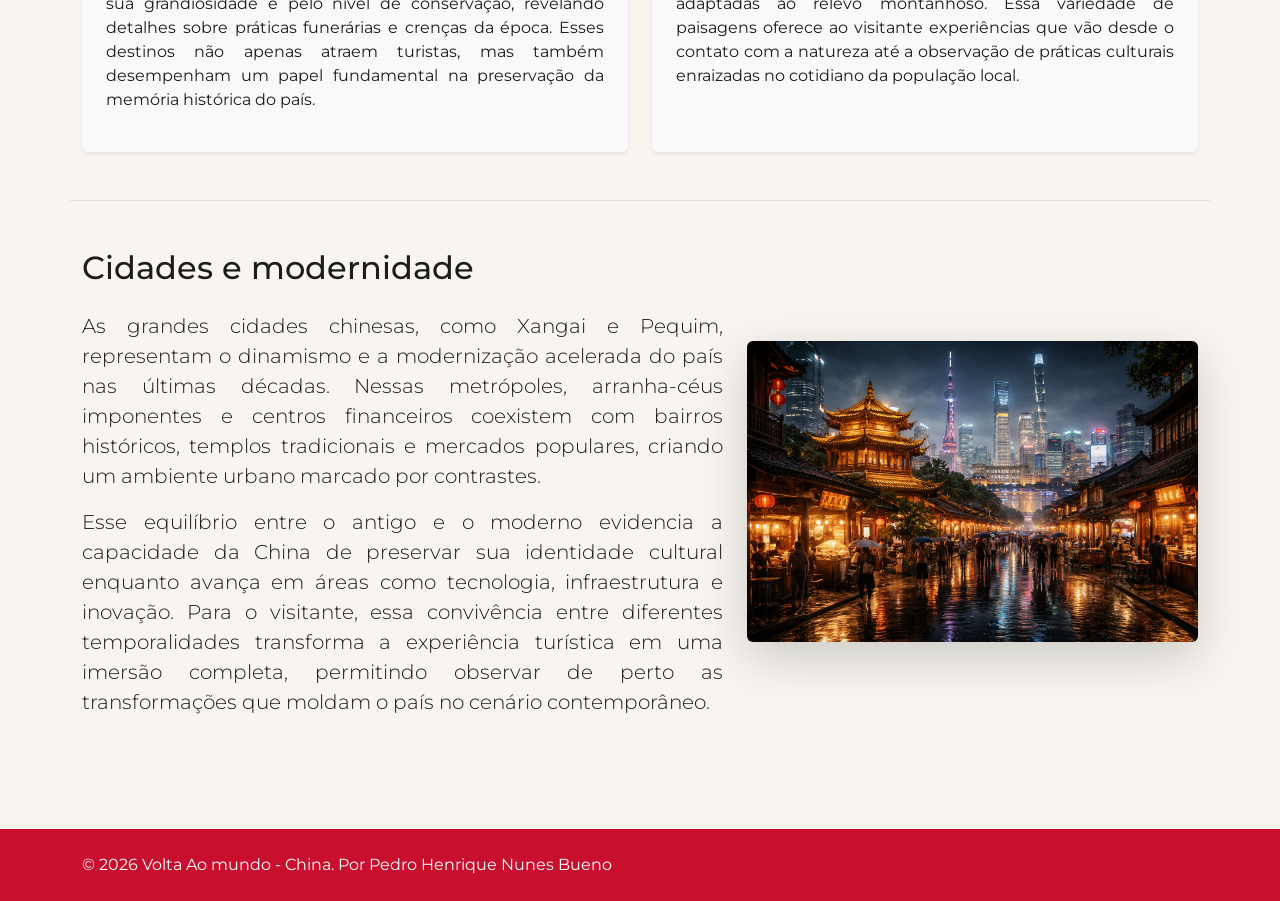
<file: pages/turimos.html>
<!DOCTYPE html>
<html lang="pt-BR">

<head>
    <meta charset="UTF-8">
    <meta name="viewport" content="width=device-width, initial-scale=1.0">
    <title>Turismo - China</title>
    <link rel="icon" href="../assets/iconChina.png" type="image/png">
    <link href="https://cdn.jsdelivr.net/npm/bootstrap@5.3.0/dist/css/bootstrap.min.css" rel="stylesheet">
    <link rel="stylesheet" href="../style/style.css">
</head>

<body>
    <nav class="navbar navbar-expand-lg navbar-dark bg-red">
        <div class="container">
            <a class="navbar-brand fw-bold" href="../index.html">CHINA</a>
            <button class="navbar-toggler" type="button" data-bs-toggle="collapse" data-bs-target="#menu">
                <span class="navbar-toggler-icon"></span>
            </button>
            <div class="collapse navbar-collapse" id="menu">
                <ul class="navbar-nav ms-auto">
                    <li class="nav-item"><a class="nav-link" href="cultura.html">Cultura</a></li>
                    <li class="nav-item"><a class="nav-link" href="culinaria.html">Culinária</a></li>
                    <li class="nav-item"><a class="nav-link active" href="turimos.html">Turismo</a></li>
                    <li class="nav-item"><a class="nav-link" href="historia.html">História</a></li>
                    <li class="nav-item"><a class="nav-link" href="geral.html">Informações gerais</a></li>
                </ul>
            </div>
        </div>
    </nav>

    <header class="container mt-4 mb-3">
        <h1 class="text-center fw-bold title-pg">Turismo na China</h1>
    </header>

    <main class="container">
        <section class="row">
            <div class="col-12">
                <div id="culinariaCarousel" class="carousel slide shadow-sm" data-bs-ride="carousel">
                    <div class="carousel-inner rounded">
                        <div class="carousel-item active">
                            <img src="../assets/turismocarrossel1.png" class="d-block w-100" alt="Turismo 1">
                        </div>
                        <div class="carousel-item">
                            <img src="../assets/turismocarrossel2.png" class="d-block w-100" alt="Turismo 2">
                        </div>
                        <div class="carousel-item">
                            <img src="../assets/turismocarrossel3.png" class="d-block w-100" alt="Turismo 3">
                        </div>
                        <div class="carousel-item">
                            <img src="../assets/turismocarrossel4.png" class="d-block w-100" alt="Turismo 4">
                        </div>
                    </div>
                    <button class="carousel-control-prev" type="button" data-bs-target="#culinariaCarousel"
                        data-bs-slide="prev">
                        <span class="carousel-control-prev-icon" aria-hidden="true"></span>
                        <span class="visually-hidden">Anterior</span>
                    </button>
                    <button class="carousel-control-next" type="button" data-bs-target="#culinariaCarousel"
                        data-bs-slide="next">
                        <span class="carousel-control-next-icon" aria-hidden="true"></span>
                        <span class="visually-hidden">Próximo</span>
                    </button>
                </div>
            </div>
        </section>

        <section class="row py-5">
    <div class="col-12 text-center text-md-start">
        <h2 class="mb-4">Um pouco sobre</h2>
        <p class="lead">
            O turismo na China destaca-se pela combinação única entre uma história milenar e uma impressionante
            diversidade de paisagens naturais e urbanas. Ao longo de seu vasto território, o país abriga desde
            monumentos históricos preservados por séculos até cidades altamente desenvolvidas que refletem o avanço
            tecnológico contemporâneo.
        </p>
        <p class="lead">
            Essa dualidade entre tradição e modernidade proporciona ao visitante uma experiência completa, na qual é
            possível compreender tanto as raízes culturais da civilização chinesa quanto sua relevância no cenário
            global atual. Cada região apresenta características próprias, tornando o turismo no país uma jornada rica
            em descobertas e contrastes.
        </p>
    </div>
</section>

<section class="row g-4 pb-5">
    <div class="col-12 col-md-6">
        <div class="p-4 bg-light rounded h-100 shadow-sm">
            <h2 class="h3">Pontos turísticos</h2>
            <p>
                Entre os principais pontos turísticos da China, destacam-se monumentos de grande valor histórico e
                cultural, como a Grande Muralha e a Cidade Proibida, que representam importantes períodos da história
                imperial chinesa. Esses locais preservam elementos arquitetônicos e simbólicos que permitem ao visitante
                compreender a organização social, política e cultural das antigas dinastias.
            </p>
            <p>
                Na cidade de Xi’an, o Exército de Terracota impressiona pela sua grandiosidade e pelo nível de
                conservação, revelando detalhes sobre práticas funerárias e crenças da época. Esses destinos não apenas
                atraem turistas, mas também desempenham um papel fundamental na preservação da memória histórica do país.
            </p>
        </div>
    </div>
    <div class="col-12 col-md-6">
        <div class="p-4 bg-light rounded h-100 shadow-sm">
            <h2 class="h3">Paisagens naturais</h2>
            <p>
                A diversidade geográfica da China é um dos aspectos mais marcantes de seu turismo. Regiões como
                Zhangjiajie apresentam formações rochosas únicas, com montanhas que parecem flutuar entre a neblina,
                criando cenários de grande impacto visual e relevância ambiental.
            </p>
            <p>
                Além disso, os terraços de arroz, construídos ao longo de séculos, demonstram a interação entre o ser
                humano e a natureza, evidenciando técnicas agrícolas tradicionais adaptadas ao relevo montanhoso. Essa
                variedade de paisagens oferece ao visitante experiências que vão desde o contato com a natureza até a
                observação de práticas culturais enraizadas no cotidiano da população local.
            </p>
        </div>
    </div>
</section>

<section class="row align-items-center py-5 border-top">
    <div class="col-12 col-md-7 order-2 order-md-1">
        <h2 class="mb-4">Cidades e modernidade</h2>
        <p class="lead">
            As grandes cidades chinesas, como Xangai e Pequim, representam o dinamismo e a modernização acelerada do
            país nas últimas décadas. Nessas metrópoles, arranha-céus imponentes e centros financeiros coexistem com
            bairros históricos, templos tradicionais e mercados populares, criando um ambiente urbano marcado por
            contrastes.
        </p>
        <p class="lead">
            Esse equilíbrio entre o antigo e o moderno evidencia a capacidade da China de preservar sua identidade
            cultural enquanto avança em áreas como tecnologia, infraestrutura e inovação. Para o visitante, essa
            convivência entre diferentes temporalidades transforma a experiência turística em uma imersão completa,
            permitindo observar de perto as transformações que moldam o país no cenário contemporâneo.
        </p>
    </div>
    <div class="col-12 col-md-5 order-1 order-md-2 mb-4 mb-md-0 text-center">
        <img src="../assets/turismoimg.png" class="img-fluid rounded shadow-lg w-100" alt="Turismo Urbano">
    </div>
</section>
    </main>

    <footer class="bg-red text-center p-4 mt-5">
        <div class="container">
            <p class="mb-0 text-white">&copy; 2026 Volta Ao mundo - China. Por Pedro Henrique Nunes Bueno</p>
        </div>
    </footer>
    <script src="https://cdn.jsdelivr.net/npm/bootstrap@5.3.0/dist/js/bootstrap.bundle.min.js"></script>
</body>

</html>
</file>
<file: style/style.css>
@import url('https://fonts.googleapis.com/css2?family=Montserrat:ital,wght@0,100..900;1,100..900&display=swap');

:root {
  --red: #C8102E;
  --gold: #D4AF37;
  --black: #1C1C1C;
  --white: #F8F5F0;
  --gray: #6C757D;
}

body{
    color: var(--black);
    font-family: "Montserrat", sans-serif;
    background-color: var(--white);
}

p{
  text-align: justify;
}

.btn-st{
  font-weight: 500;
}
.btn-st:hover{
  transition: 0.3s;
  font-weight: 700;

}

.tex-white{
  color: var(--white);
}

.bg-red{
    background-color: var(--red);
}

.st-btn-prim{
    background-color: var(--red);
    color: var(--gold);
}

.st-btn-accor{
    background-color: var(--red);
    color: var(--white);
}

.st-btn-accor:hover{
    background-color: var(--gold);
    color: var(--red);
    transition: 0.4s;
}

.fade-text {
  color: var(--white);
  font-weight: bold;
  opacity: 1;
  transition: opacity 0.8s ease-in-out, transform 0.8s ease-in-out;
}

.fade-out {
  opacity: 0;
  transform: translateY(-10px);
}

.fade-in {
  opacity: 1;
  transform: translateY(0);
}

.main {
  background-image: url('../assets/China-Great-Wall-mountains-fog-history-architecture-dawn_1920x1080.jpg');
  height: 100vh;
  background-size: cover;
  background-position: center;
  background-repeat: no-repeat;
}

.sec {
    padding: 60px 0;
    min-height: auto; 
}

.card-st{
  background-color: none;
}

.foot{
  color: var(--white);
}

.sanfona{
  background-color: var(--gray);
  color: var(--white);
}

.sanfona:focus{
  background-color: var(--red);
  color: var(--white);
  border: #6C757D;
}

.img-sanfona{
  width: 400px;
  height: 350px;
}

.con-carrosel{
  height: 40vh;
}

.img{
  border: #1C1C1C 3px;
  border-radius: 10px;
}

.title-pg{
  color: var(--red);
}
</file>
